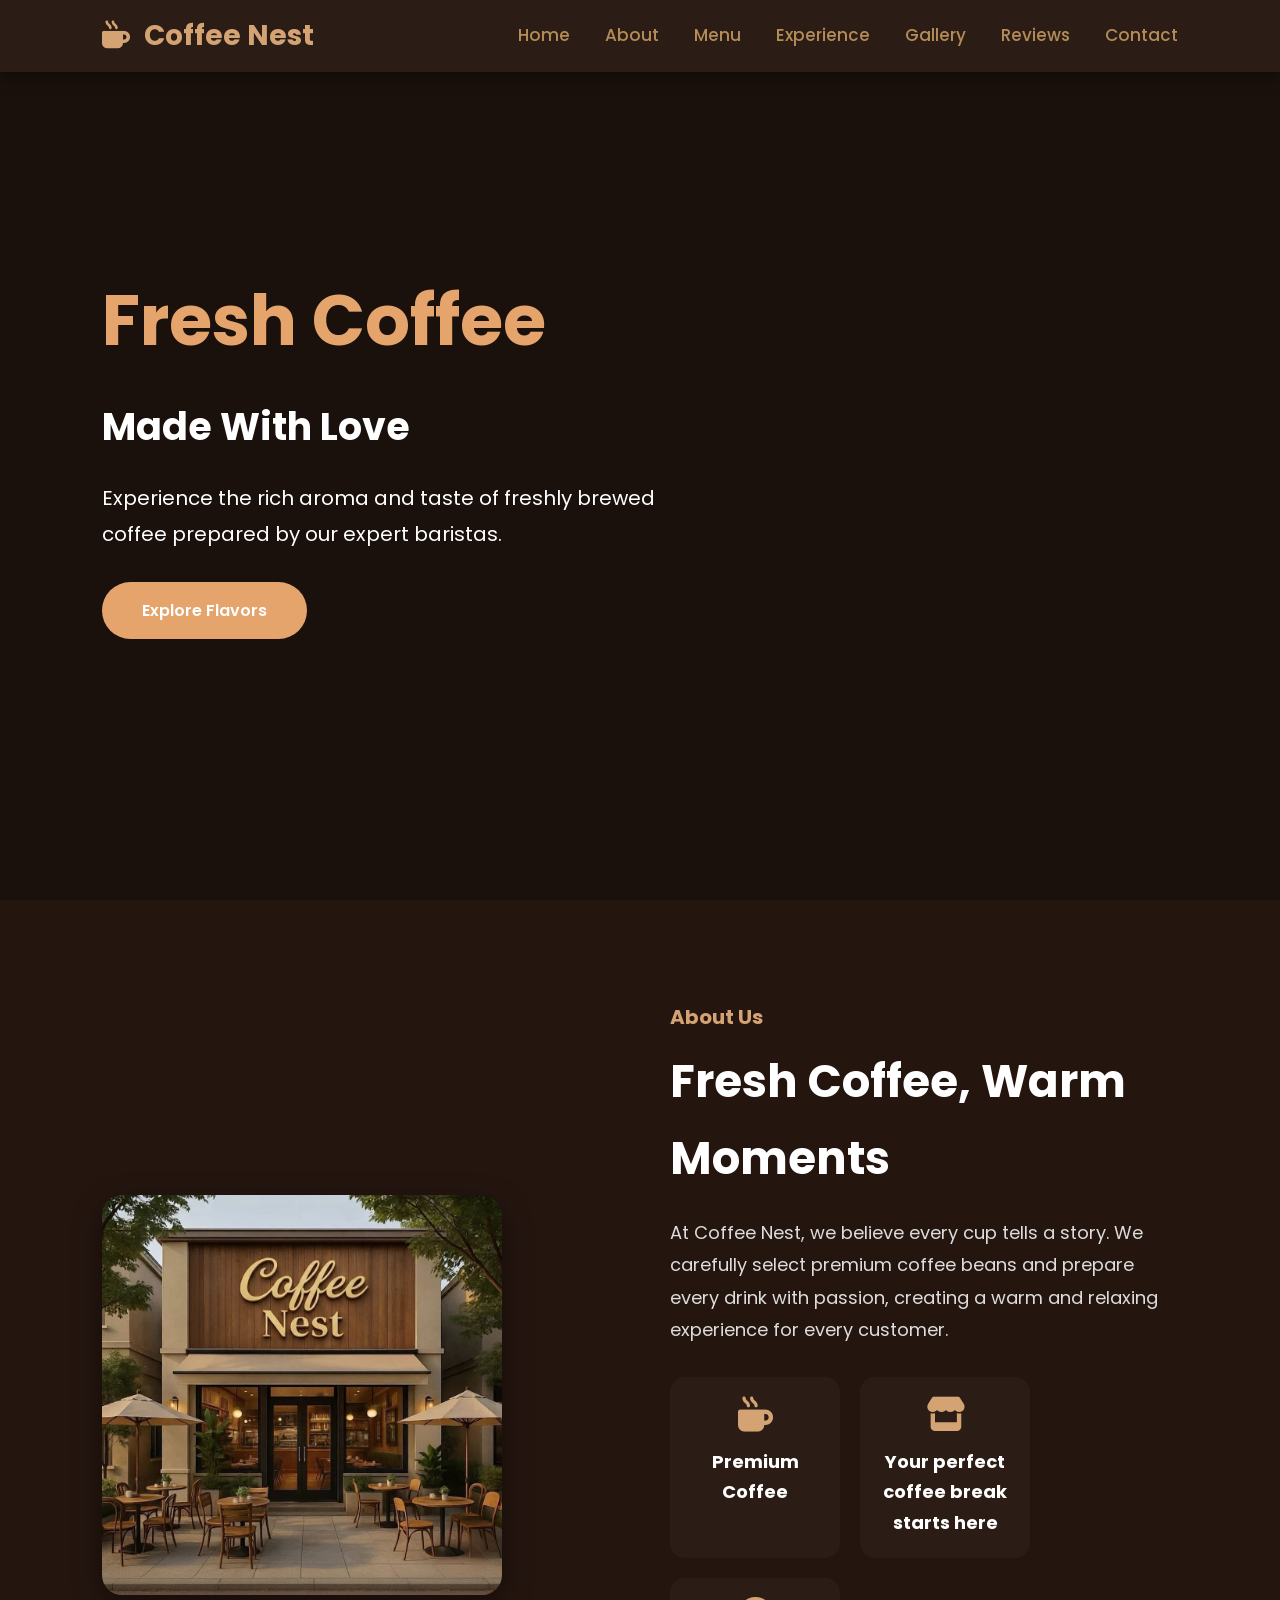
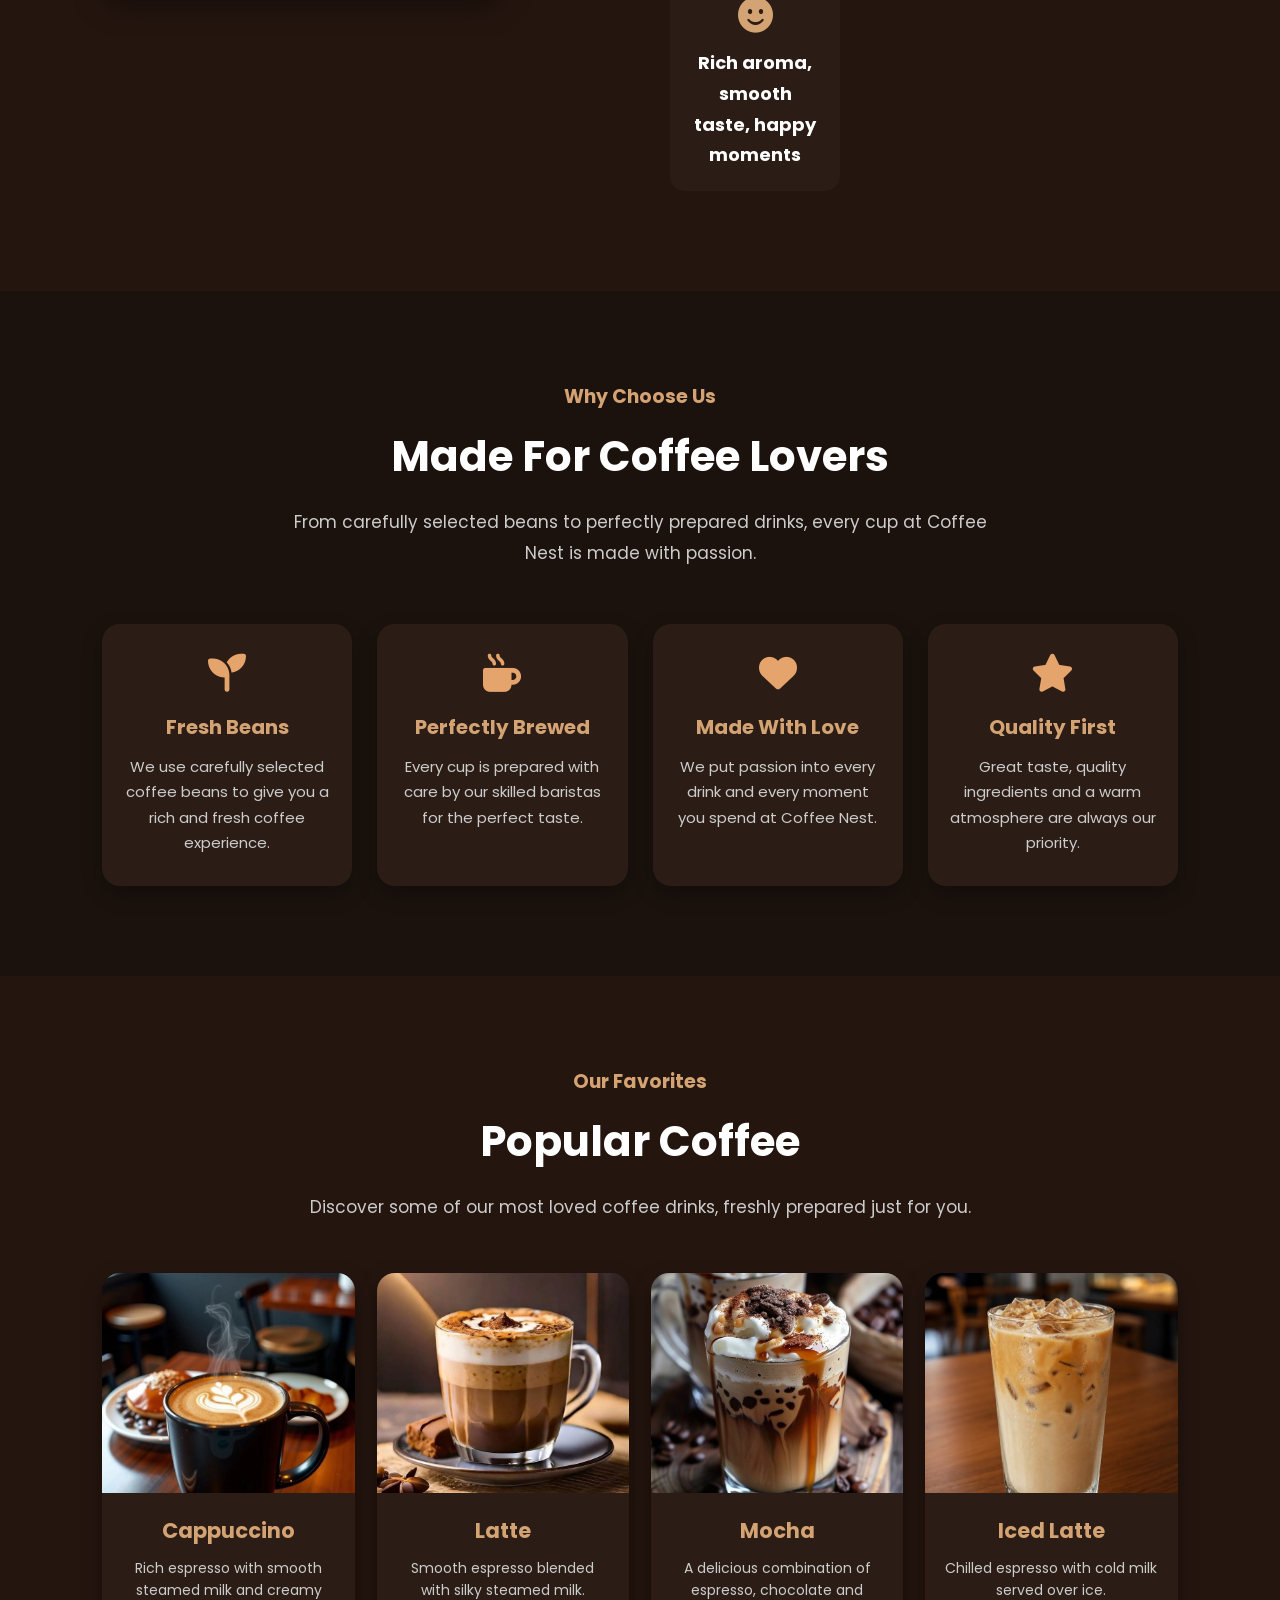
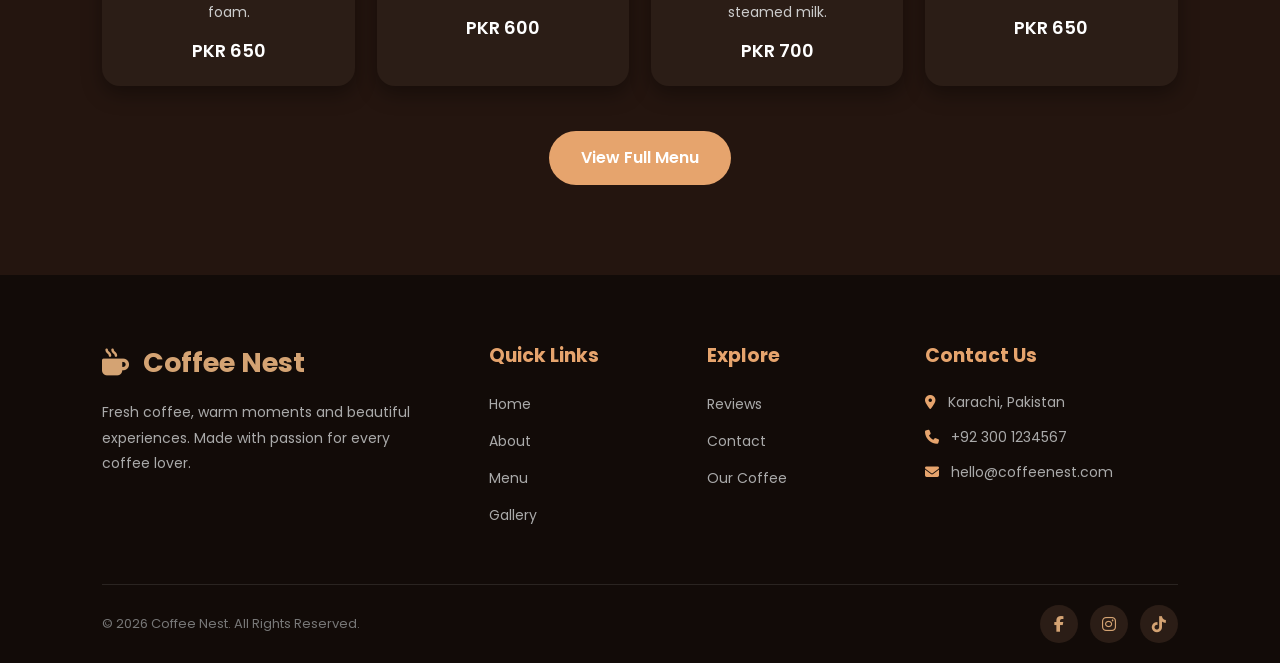
<file: index.html>
<!DOCTYPE html>
<html lang="en">

<head>

    <!-- ==========================
         Basic Website Information
    =========================== -->

    <meta charset="UTF-8">
    <meta name="viewport" content="width=device-width, initial-scale=1.0">

    <!-- ==========================
         Website Title
    =========================== -->

    <title>Coffee Nest </title>

    <!-- ==========================
         Website Icon (Optional)
    =========================== -->

    <link rel="icon" href="images/logo.png">

    <!-- ==========================
         CSS File
    =========================== -->

    <link rel="stylesheet" href="style.css">

    <!-- ==========================
         Google Font
    =========================== -->

    <link rel="preconnect" href="https://fonts.googleapis.com">
    <link rel="preconnect" href="https://fonts.gstatic.com" crossorigin>

    <link href="https://fonts.googleapis.com/css2?family=Poppins:wght@300;400;500;600;700&display=swap" rel="stylesheet">

    <!-- ==========================
         Font Awesome
    =========================== -->

    <link rel="stylesheet"
    href="https://cdnjs.cloudflare.com/ajax/libs/font-awesome/6.6.0/css/all.min.css">

</head>

<body>
     <!-- ==========================
     Navigation Bar

========================== -->

<nav>

    <div class="logo">
        <i class="fa-solid fa-mug-hot"></i>
        Coffee Nest
    </div>

    <ul>

        <li><a href="#home">Home</a></li>

        <li><a href="#about">About</a></li>

        <li><a href="menu.html">Menu</a></li>

        <li><a href="experience.html">Experience</a></li>

        <li><a href="#gallery">Gallery</a></li>

        <li><a href="#reviews">Reviews</a></li>

        <li><a href="#contact">Contact</a></li>

    </ul>

</nav>
<!-- ==========================
         Hero Section
    ========================== -->

    <section class="hero" id="home">

    <video class="bg-video" autoplay muted loop playsinline>
        <source src="videos/coffee.mp4" type="video/mp4">
    </video>

    <div class="overlay"></div>

    <div class="hero-content">

        <h1>Fresh Coffee</h1>

        <h2>Made With Love</h2>

        <p>
            Experience the rich aroma and taste of freshly brewed coffee
            prepared by our expert baristas.
        </p>

        <a href=menu.html class="btn">Explore Flavors</a>

    </div>

</section>

<!-- ==========================
     About Section
========================== -->

<section class="about" id="about">

    <div class="about-image">
        <img src="images/about.jpeg" alt="Coffee Shop">
    </div>

    <div class="about-content">

        <h4>About Us</h4>

        <h2>Fresh Coffee, Warm Moments</h2>

        <p>
            At Coffee Nest, we believe every cup tells a story. We carefully
            select premium coffee beans and prepare every drink with passion,
            creating a warm and relaxing experience for every customer.
        </p>
 <div class="about-boxes">

            <div class="box">
                <i class="fa-solid fa-mug-hot"></i>
                <h3>Premium Coffee</h3>
            </div>

            <div class="box">
                <i class="fa-solid fa-store"></i>
                <h3>Your perfect coffee break starts here</h3>
            </div>

            <div class="box">
                <i class="fa-solid fa-face-smile"></i>
                <h3>Rich aroma, smooth taste, happy moments</h3>
            </div>

        </div>

    
    </div>

</section>

<!-- ==========================
     Why Choose Us
========================== -->

<section class="why-us">

    <div class="why-us-heading">

        <h4>Why Choose Us</h4>

        <h2>Made For Coffee Lovers</h2>

        <p>
            From carefully selected beans to perfectly prepared drinks,
            every cup at Coffee Nest is made with passion.
        </p>

    </div>


    <div class="why-us-container">


        <div class="why-card">

            <i class="fa-solid fa-seedling"></i>

            <h3>Fresh Beans</h3>

            <p>
                We use carefully selected coffee beans to give you
                a rich and fresh coffee experience.
            </p>

        </div>


        <div class="why-card">

            <i class="fa-solid fa-mug-hot"></i>

            <h3>Perfectly Brewed</h3>

            <p>
                Every cup is prepared with care by our skilled
                baristas for the perfect taste.
            </p>

        </div>


        <div class="why-card">

            <i class="fa-solid fa-heart"></i>

            <h3>Made With Love</h3>

            <p>
                We put passion into every drink and every moment
                you spend at Coffee Nest.
            </p>

        </div>


        <div class="why-card">

            <i class="fa-solid fa-star"></i>

            <h3>Quality First</h3>

            <p>
                Great taste, quality ingredients and a warm atmosphere
                are always our priority.
            </p>

        </div>

    </div>

</section>

<!-- ==========================
     Featured Coffee
========================== -->

<section class="featured-coffee">

    <div class="featured-heading">

        <h4>Our Favorites</h4>

        <h2>Popular Coffee</h2>

        <p>
            Discover some of our most loved coffee drinks,
            freshly prepared just for you.
        </p>

    </div>


    <div class="featured-container">


        <div class="featured-card">

            <img src="images/cappuccino.jpeg" alt="Cappuccino">

            <div class="featured-content">

                <h3>Cappuccino</h3>

                <p>
                    Rich espresso with smooth steamed milk
                    and creamy foam.
                </p>

                <span>PKR 650</span>

            </div>

        </div>


        <div class="featured-card">

            <img src="images/latte.jpeg" alt="Latte">

            <div class="featured-content">

                <h3>Latte</h3>

                <p>
                    Smooth espresso blended with
                    silky steamed milk.
                </p>

                <span>PKR 600</span>

            </div>

        </div>


        <div class="featured-card">

            <img src="images/mocha.jpeg" alt="Mocha">

            <div class="featured-content">

                <h3>Mocha</h3>

                <p>
                    A delicious combination of espresso,
                    chocolate and steamed milk.
                </p>

                <span>PKR 700</span>

            </div>

        </div>


        <div class="featured-card">

            <img src="images/iced-latte.jpeg" alt="Iced Latte">

            <div class="featured-content">

                <h3>Iced Latte</h3>

                <p>
                    Chilled espresso with cold milk
                    served over ice.
                </p>

                <span>PKR 650</span>

            </div>

        </div>

    </div>


    <div class="featured-button">

        <a href="menu.html" class="featured-btn">
            View Full Menu
        </a>

    </div>

</section>
<!-- ==========================
     Footer
========================== -->

<footer class="footer">

    <div class="footer-container">

        <!-- Brand -->

        <div class="footer-box">

            <div class="footer-logo">
                <i class="fa-solid fa-mug-hot"></i>
                Coffee Nest
            </div>

            <p>
                Fresh coffee, warm moments and beautiful experiences.
                Made with passion for every coffee lover.
            </p>

        </div>


        <!-- Quick Links -->

        <div class="footer-box">

            <h3>Quick Links</h3>

            <ul>

                <li><a href="index.html">Home</a></li>

                <li><a href="index.html#about">About</a></li>

                <li><a href="menu.html">Menu</a></li>

                <li><a href="gallery.html">Gallery</a></li>

            </ul>

        </div>


        <!-- More -->

        <div class="footer-box">

            <h3>Explore</h3>

            <ul>

                <li><a href="reviews.html">Reviews</a></li>

                <li><a href="contact.html">Contact</a></li>

                <li><a href="menu.html">Our Coffee</a></li>

            </ul>

        </div>


        <!-- Contact -->

        <div class="footer-box">

            <h3>Contact Us</h3>

            <p>
                <i class="fa-solid fa-location-dot"></i>
                Karachi, Pakistan
            </p>

            <p>
                <i class="fa-solid fa-phone"></i>
                +92 300 1234567
            </p>

            <p>
                <i class="fa-solid fa-envelope"></i>
                hello@coffeenest.com
            </p>

        </div>

    </div>


    <!-- Bottom Footer -->

    <div class="footer-bottom">

        <p>
            © 2026 Coffee Nest. All Rights Reserved.
        </p>

        <div class="social-icons">

            <a href="#"><i class="fa-brands fa-facebook-f"></i></a>

            <a href="#"><i class="fa-brands fa-instagram"></i></a>

            <a href="#"><i class="fa-brands fa-tiktok"></i></a>

        </div>

    </div>

</footer>

<script>

const backToTop = document.getElementById("backToTop");

window.addEventListener("scroll", function(){

    if(window.scrollY > 400){
        backToTop.style.display = "flex";
    }else{
        backToTop.style.display = "none";
    }

});

backToTop.addEventListener("click", function(){

    window.scrollTo({
        top: 0,
        behavior: "smooth"
    });

});

</script>

</body>

</html>
</file>
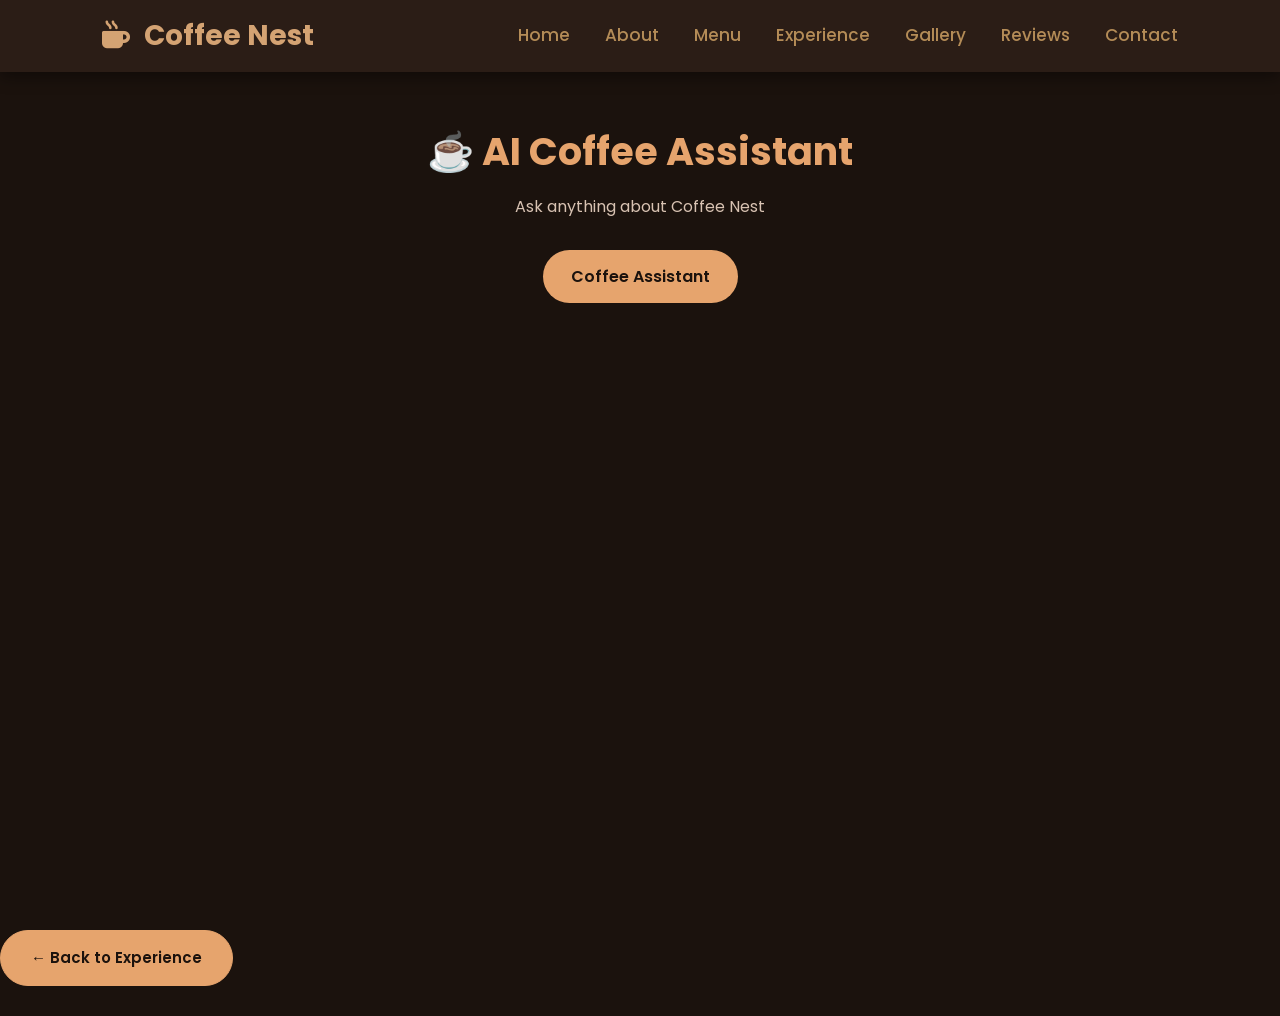
<file: coffee-assistant.html>
<!DOCTYPE html>
<html lang="en">
<head>
    <meta charset="UTF-8">
    <meta name="viewport" content="width=device-width, initial-scale=1.0">
    <title>AI Coffee Assistant | Coffee Nest</title>

    <link rel="stylesheet" href="style.css">

    <link rel="preconnect" href="https://fonts.googleapis.com">
    <link rel="preconnect" href="https://fonts.gstatic.com" crossorigin>
    <link href="https://fonts.googleapis.com/css2?family=Poppins:wght@300;400;500;600;700&display=swap" rel="stylesheet">

    <link rel="stylesheet"
          href="https://cdnjs.cloudflare.com/ajax/libs/font-awesome/6.6.0/css/all.min.css">

    <style>
        .assistant-page {
            min-height: 100vh;
            padding: 120px 20px 60px;
        }

        .assistant-title {
            text-align: center;
            margin-bottom: 30px;
        }

        .assistant-title h1 {
            color: #e6a46d;
            font-size: 38px;
            margin-bottom: 8px;
        }

        .assistant-title p {
            color: #d8c2b2;
        }

        .coffee-assistant-btn {
            display: block;
            margin: 20px auto;
            padding: 14px 28px;
            background: #e6a46d;
            color: #1b120d;
            border: none;
            border-radius: 30px;
            font-family: Poppins, sans-serif;
            font-size: 16px;
            font-weight: 600;
            cursor: pointer;
            transition: .3s;
        }

        .coffee-assistant-btn:hover {
            transform: translateY(-2px);
            box-shadow: 0 8px 20px rgba(0,0,0,.25);
        }

        .coffee-assistant {
            display: none;
            width: min(600px, 95%);
            height: 650px;
            margin: 30px auto;
            background: #2b1d16;
            border: 1px solid #6f4e37;
            border-radius: 22px;
            overflow: hidden;
            box-shadow: 0 15px 40px rgba(0,0,0,.4);
        }

        .assistant-header {
            display: flex;
            justify-content: space-between;
            align-items: center;
            padding: 18px 20px;
            background: #1b120d;
            border-bottom: 1px solid #6f4e37;
        }

        .assistant-header strong {
            display: block;
            color: #e6a46d;
            font-size: 17px;
        }

        .assistant-header small {
            color: #b9a294;
        }

        #closeAssistant {
            width: 35px;
            height: 35px;
            border: 1px solid #6f4e37;
            border-radius: 50%;
            background: transparent;
            color: #e6a46d;
            font-size: 24px;
            cursor: pointer;
        }

        .assistant-messages {
            height: calc(100% - 135px);
            padding: 20px;
            overflow-y: auto;
        }

        .assistant-message {
            max-width: 90%;
            padding: 13px 16px;
            margin-bottom: 15px;
            border-radius: 16px;
            line-height: 1.6;
            font-size: 14px;
        }

        .assistant-message.bot {
            background: #1b120d;
            color: #f1dfd2;
            border: 1px solid #6f4e37;
        }

        .assistant-message.user {
            margin-left: auto;
            background: #e6a46d;
            color: #1b120d;
        }

        .quick-questions {
            display: grid;
            grid-template-columns: 1fr 1fr;
            gap: 10px;
            margin-top: 18px;
        }

        .quick-questions button {
            padding: 11px;
            background: transparent;
            color: #e6a46d;
            border: 1px solid #6f4e37;
            border-radius: 20px;
            cursor: pointer;
            font-family: Poppins, sans-serif;
            font-size: 12px;
        }

        .quick-questions button:hover {
            background: #e6a46d;
            color: #1b120d;
        }

        .assistant-input {
            height: 75px;
            display: flex;
            gap: 10px;
            align-items: center;
            padding: 12px 15px;
            background: #1b120d;
            border-top: 1px solid #6f4e37;
        }

        .assistant-input input {
            flex: 1;
            min-width: 0;
            padding: 13px 17px;
            background: #2b1d16;
            color: white;
            border: 1px solid #6f4e37;
            border-radius: 25px;
            outline: none;
            font-family: Poppins, sans-serif;
        }

        .assistant-input input::placeholder {
            color: #a99588;
        }

        .assistant-input button {
            width: 48px;
            height: 48px;
            border: none;
            border-radius: 50%;
            background: #e6a46d;
            color: #1b120d;
            cursor: pointer;
            font-size: 18px;
        }

        .assistant-result {
            margin-top: 12px;
        }

        .answer-title {
            color: #e6a46d;
            font-size: 16px;
            margin-bottom: 12px;
        }

        .coffee-card {
            background: #2b1d16;
            border: 1px solid #6f4e37;
            border-radius: 15px;
            padding: 13px;
            margin-top: 10px;
        }

        .coffee-card h3 {
            color: #e6a46d;
            margin: 0 0 5px;
            font-size: 16px;
        }

        .coffee-card p {
            color: #d8c2b2;
            margin: 5px 0;
            font-size: 13px;
        }

        .coffee-card strong {
            color: #e6a46d;
        }

        @media (max-width: 600px) {
            .assistant-page {
                padding-top: 100px;
            }

            .assistant-title h1 {
                font-size: 30px;
            }

            .coffee-assistant {
                height: 600px;
            }

            .quick-questions {
                grid-template-columns: 1fr;
            }
        }
    </style>
</head>

<body>

    <!-- Navbar -->
    <nav>
        <div class="logo">
            <i class="fa-solid fa-mug-hot"></i>
            Coffee Nest
        </div>

        <ul>
            <li><a href="index.html">Home</a></li>
            <li><a href="index.html#about">About</a></li>
            <li><a href="menu.html">Menu</a></li>
            <li><a href="experience.html">Experience</a></li>
            <li><a href="gallery.html">Gallery</a></li>
            <li><a href="reviews.html">Reviews</a></li>
            <li><a href="contact.html">Contact</a></li>
        </ul>
    </nav>

    <main class="assistant-page">

        <div class="assistant-title">
            <h1>☕ AI Coffee Assistant</h1>
            <p>Ask anything about Coffee Nest</p>
        </div>

        <!-- ==========================
             AI COFFEE ASSISTANT
        =========================== -->

        <button id="coffeeAssistantBtn" class="coffee-assistant-btn">
            Coffee Assistant
        </button>

        <div id="coffeeAssistant" class="coffee-assistant">

            <div class="assistant-header">
                <div>
                    <strong>☕ Coffee Nest Assistant</strong>
                    <small>AI Coffee Guide</small>
                </div>

                <button id="closeAssistant">×</button>
            </div>

            <div id="assistantMessages" class="assistant-messages">

                <div class="assistant-message bot">
                    👋 Hi! I'm your Coffee Nest Assistant.
                    <br><br>
                    Tell me what kind of coffee you want and I'll recommend one for you! 
                </div>

                <div class="quick-questions">
                    <button data-question="Mujhe sweet cold coffee chahiye">
                         Sweet Cold Coffee
                    </button>

                    <button data-question="Mujhe strong coffee chahiye">
                         Strong Coffee
                    </button>

                    <button data-question="Mujhe chocolate coffee chahiye">
                        Chocolate Coffee
                    </button>

                    <button data-question="PKR 800 ke andar coffee batao">
                         Under PKR 800
                    </button>
                </div>

            </div>

            <div class="assistant-input">
                <input
                    type="text"
                    id="assistantInput"
                    placeholder="Ask about coffee..."
                    autocomplete="off"
                >

                <button id="assistantSend" aria-label="Send">
                    ➤
                </button>
            </div>

        </div>

    </main>

    <script>

        /* =========================================
           COFFEE NEST MENU
        ========================================= */

        const coffees = [
            {
                name: "Espresso",
                type: "Hot",
                price: 450,
                description: "Rich, bold and intense coffee.",
                tags: ["strong", "bold", "classic"]
            },
            {
                name: "Americano",
                type: "Hot",
                price: 500,
                description: "Espresso blended with hot water.",
                tags: ["strong", "classic"]
            },
            {
                name: "Cappuccino",
                type: "Hot",
                price: 650,
                description: "Espresso with steamed milk foam.",
                tags: ["creamy", "smooth", "classic"]
            },
            {
                name: "Latte",
                type: "Hot",
                price: 700,
                description: "Smooth coffee with creamy milk.",
                tags: ["creamy", "smooth", "mild"]
            },
            {
                name: "Flat White",
                type: "Hot",
                price: 700,
                description: "Velvety smooth espresso coffee.",
                tags: ["smooth", "classic"]
            },
            {
                name: "Mocha",
                type: "Hot",
                price: 750,
                description: "Coffee blended with chocolate.",
                tags: ["chocolate", "sweet"]
            },
            {
                name: "Macchiato",
                type: "Hot",
                price: 650,
                description: "Espresso topped with milk foam.",
                tags: ["strong", "creamy"]
            },
            {
                name: "Affogato",
                type: "Hot",
                price: 800,
                description: "Espresso over vanilla ice cream.",
                tags: ["vanilla", "sweet", "ice cream"]
            },
            {
                name: "Iced Latte",
                type: "Cold",
                price: 750,
                description: "Chilled espresso with creamy milk and ice.",
                tags: ["cold", "creamy", "smooth"]
            },
            {
                name: "Iced Americano",
                type: "Cold",
                price: 650,
                description: "Refreshing espresso served over ice.",
                tags: ["cold", "strong", "classic"]
            },
            {
                name: "Caramel Velvet Frappe",
                type: "Cold",
                price: 800,
                description: "Coffee blend with caramel and chocolate.",
                tags: ["cold", "caramel", "chocolate", "sweet"]
            },
            {
                name: "Iced Mocha",
                type: "Cold",
                price: 850,
                description: "Cold coffee blended with rich chocolate.",
                tags: ["cold", "chocolate", "sweet"]
            },
            {
                name: "Caramel Frappé",
                type: "Cold",
                price: 900,
                description: "Refreshing caramel coffee with whipped cream.",
                tags: ["cold", "caramel", "creamy", "sweet"]
            },
            {
                name: "Vanilla Frappé",
                type: "Cold",
                price: 900,
                description: "Sweet vanilla coffee blended with ice.",
                tags: ["cold", "vanilla", "sweet"]
            },
            {
                name: "Oreo Coffee Frappé",
                type: "Cold",
                price: 950,
                description: "Blended coffee with oreo cookies.",
                tags: ["cold", "oreo", "sweet"]
            },
            {
                name: "Honey Coconut Frappé",
                type: "Cold",
                price: 1000,
                description: "Creamy honey coconut blended with ice.",
                tags: ["cold", "coconut", "honey", "creamy", "sweet"]
            }
        ];


        /* =========================================
           ELEMENTS
        ========================================= */

        const assistantBtn = document.getElementById("coffeeAssistantBtn");
        const assistantBox = document.getElementById("coffeeAssistant");
        const closeAssistant = document.getElementById("closeAssistant");
        const messages = document.getElementById("assistantMessages");
        const input = document.getElementById("assistantInput");
        const sendBtn = document.getElementById("assistantSend");


        /* =========================================
           OPEN / CLOSE
        ========================================= */

        assistantBtn.addEventListener("click", () => {
            assistantBox.style.display = "block";
            assistantBtn.style.display = "none";
            input.focus();
        });

        closeAssistant.addEventListener("click", () => {
            assistantBox.style.display = "none";
            assistantBtn.style.display = "block";
        });


        /* =========================================
           ADD MESSAGE
        ========================================= */

        function addMessage(text, sender = "bot") {
            const message = document.createElement("div");
            message.className = "assistant-message " + sender;
            message.innerHTML = text;

            messages.appendChild(message);
            messages.scrollTop = messages.scrollHeight;
        }


        /* =========================================
           COFFEE CARDS
        ========================================= */

        function createCoffeeCards(list) {

            if (list.length === 0) {
                return `
                    <div class="coffee-card">
                        Sorry, no matching coffee was found in the
                        Coffee Nest menu. ☕
                    </div>
                `;
            }

            return `
                <div class="assistant-result">
                    ${list.map(coffee => `
                        <div class="coffee-card">
                            <h3>☕ ${coffee.name}</h3>
                            <p>${coffee.description}</p>
                            <strong>PKR ${coffee.price}</strong>
                            <p>${coffee.type} Coffee</p>
                        </div>
                    `).join("")}
                </div>
            `;
        }


        /* =========================================
           FIND COFFEE
        ========================================= */

        function findCoffee(question) {
            return coffees.find(coffee =>
                question.includes(coffee.name.toLowerCase())
            );
        }


        /* =========================================
           ANSWER QUESTIONS
        ========================================= */

        function answerQuestion(rawQuestion) {

            const question = rawQuestion.toLowerCase().trim();

            if (!question) {
                addMessage("Please ask me something about coffee ☕");
                return;
            }

            let result = [];
            let title = "";

            /* ALL COFFEES / MENU */

            if (
                question.includes("all coffee") ||
                question.includes("all coffees") ||
                question.includes("what coffees") ||
                question.includes("what coffee do you have") ||
                question.includes("coffee menu") ||
                question === "menu" ||
                question.includes("show menu") ||
                question.includes("complete menu")
            ) {
                result = coffees;
                title = "☕ Here is our complete Coffee Nest menu:";
            }

            /* CHEAPEST */

            else if (
                question.includes("cheapest") ||
                question.includes("lowest price") ||
                question.includes("least expensive")
            ) {
                const cheapest = coffees.reduce((a, b) =>
                    a.price < b.price ? a : b
                );

                result = [cheapest];
                title = "💰 Our cheapest coffee is:";
            }

            /* MOST EXPENSIVE */

            else if (
                question.includes("most expensive") ||
                question.includes("highest price") ||
                question.includes("costly") ||
                question.includes("most costly")
            ) {
                const expensive = coffees.reduce((a, b) =>
                    a.price > b.price ? a : b
                );

                result = [expensive];
                title = "💸 Our most expensive coffee is:";
            }

            /* PRICE LIMIT */

            else if (
                question.includes("under") ||
                question.includes("below") ||
                question.includes("less than") ||
                question.includes("within") ||
                question.includes("ke andar")
            ) {

                const numbers = question.match(/\d[\d,]*/g);

                if (numbers) {
                    const limit = parseInt(
                        numbers[0].replace(/,/g, ""),
                        10
                    );

                    result = coffees.filter(
                        coffee => coffee.price <= limit
                    );

                    title = ` Coffees up to PKR ${limit}:`;
                } else {
                    addMessage("Please tell me the price limit, for example: <strong>coffee under PKR 800</strong>.");
                    return;
                }
            }

            /* HOT */

            else if (
                question.includes("hot coffee") ||
                question.includes("hot coffees") ||
                question.includes("which coffee is hot") ||
                question.includes("which coffees are hot")
            ) {
                result = coffees.filter(
                    coffee => coffee.type === "Hot"
                );

                title = "🔥 Our hot coffees:";
            }

            /* COLD */

            else if (
                question.includes("cold coffee") ||
                question.includes("cold coffees") ||
                question.includes("iced coffee") ||
                question.includes("iced coffees") ||
                question.includes("which coffees are cold")
            ) {
                result = coffees.filter(
                    coffee => coffee.type === "Cold"
                );

                title = " Our cold coffees:";
            }

            /* CHOCOLATE */

            else if (question.includes("chocolate")) {
                result = coffees.filter(
                    coffee => coffee.tags.includes("chocolate")
                );

                title = " Chocolate coffees:";
            }

            /* CARAMEL */

            else if (question.includes("caramel")) {
                result = coffees.filter(
                    coffee => coffee.tags.includes("caramel")
                );

                title = " Caramel coffees:";
            }

            /* CREAMY / SMOOTH */

            else if (
                question.includes("creamy") ||
                question.includes("smooth")
            ) {
                result = coffees.filter(
                    coffee =>
                        coffee.tags.includes("creamy") ||
                        coffee.tags.includes("smooth")
                );

                title = "🥛 Creamy & smooth coffees:";
            }

            /* STRONG */

            else if (
                question.includes("strong") ||
                question.includes("bold") ||
                question.includes("powerful")
            ) {
                result = coffees.filter(
                    coffee =>
                        coffee.tags.includes("strong") ||
                        coffee.tags.includes("bold")
                );

                title = "⚡ Strong coffee choices:";
            }

            /* SWEET */

            else if (
                question.includes("sweet") ||
                question.includes("dessert coffee")
            ) {
                result = coffees.filter(
                    coffee => coffee.tags.includes("sweet")
                );

                title = " Sweet coffee choices:";
            }

            /* OREO */

            else if (question.includes("oreo")) {
                result = coffees.filter(
                    coffee => coffee.tags.includes("oreo")
                );

                title = " Oreo coffee:";
            }

            /* COCONUT */

            else if (question.includes("coconut")) {
                result = coffees.filter(
                    coffee => coffee.tags.includes("coconut")
                );

                title = " Coconut coffee:";
            }

            /* ICE CREAM */

            else if (
                question.includes("ice cream") ||
                question.includes("icecream")
            ) {
                result = coffees.filter(
                    coffee => coffee.tags.includes("ice cream")
                );

                title = " Coffee served with ice cream:";
            }

            /* VANILLA */

            else if (question.includes("vanilla")) {
                result = coffees.filter(
                    coffee => coffee.tags.includes("vanilla")
                );

                title = " Vanilla coffee:";
            }

            /* DIFFERENCE */

            else if (
                question.includes("difference") &&
                question.includes("latte") &&
                question.includes("cappuccino")
            ) {
                addMessage(`
                    <strong>☕ Latte vs Cappuccino</strong><br><br>

                    <strong>Latte:</strong>
                    Smooth coffee with creamy milk.
                    Price: PKR 700.<br><br>

                    <strong>Cappuccino:</strong>
                    Espresso with steamed milk foam.
                    Price: PKR 650.
                `);

                return;
            }

            /* PRICE QUESTION */

            else if (
                question.includes("price") ||
                question.includes("cost") ||
                question.includes("how much") ||
                question.includes("kitne ka") ||
                question.includes("kitni price")
            ) {

                const matchedCoffee = findCoffee(question);

                if (matchedCoffee) {
                    addMessage(`
                        <strong> ${matchedCoffee.name}</strong><br><br>
                        ${matchedCoffee.description}<br><br>
                        <strong>Price:</strong>
                        PKR ${matchedCoffee.price}
                    `);

                    return;
                }

                result = coffees;
                title = "Coffee Nest prices:";
            }

            /* SPECIFIC COFFEE */

            else {

                const matchedCoffee = findCoffee(question);

                if (matchedCoffee) {

                    addMessage(`
                        <strong>☕ ${matchedCoffee.name}</strong><br><br>

                        ${matchedCoffee.description}<br><br>

                        <strong>Price:</strong>
                        PKR ${matchedCoffee.price}<br>

                        <strong>Type:</strong>
                        ${matchedCoffee.type} coffee
                    `);

                    return;
                }

                addMessage(`
                    I can help you with Coffee Nest coffee. ☕<br><br>

                    You can ask me about:<br>
                    • All coffees and prices<br>
                    • Cheapest or most expensive coffee<br>
                    • Hot or cold coffees<br>
                    • Chocolate, caramel, vanilla<br>
                    • Creamy or smooth coffees<br>
                    • Strong or sweet coffee<br>
                    • Oreo, coconut or ice cream<br>
                    • Price of any coffee
                `);

                return;
            }

            addMessage(`
                <div class="answer-title">${title}</div>
                ${createCoffeeCards(result)}
            `);
        }


        /* =========================================
           SEND MESSAGE
        ========================================= */

        function sendMessage() {

            const question = input.value.trim();

            if (!question) {
                input.focus();
                return;
            }

            addMessage(question, "user");

            input.value = "";

            setTimeout(() => {
                answerQuestion(question);
            }, 250);
        }


        /* =========================================
           SEND BUTTON
        ========================================= */

        sendBtn.addEventListener(
            "click",
            sendMessage
        );


        /* =========================================
           ENTER KEY
        ========================================= */

        input.addEventListener(
            "keydown",
            function(event) {

                if (event.key === "Enter") {
                    sendMessage();
                }

            }
        );


        /* =========================================
           QUICK QUESTIONS
        ========================================= */

        document
            .querySelectorAll(".quick-questions button")
            .forEach(button => {

                button.addEventListener(
                    "click",
                    function() {

                        const question =
                            this.dataset.question;

                        addMessage(
                            question,
                            "user"
                        );

                        setTimeout(() => {
                            answerQuestion(question);
                        }, 250);

                    }
                );

            });

    </script>
<a href="experience.html" class="back-to-experience">
    ← Back to Experience
</a>
</body>
</html>
</file>
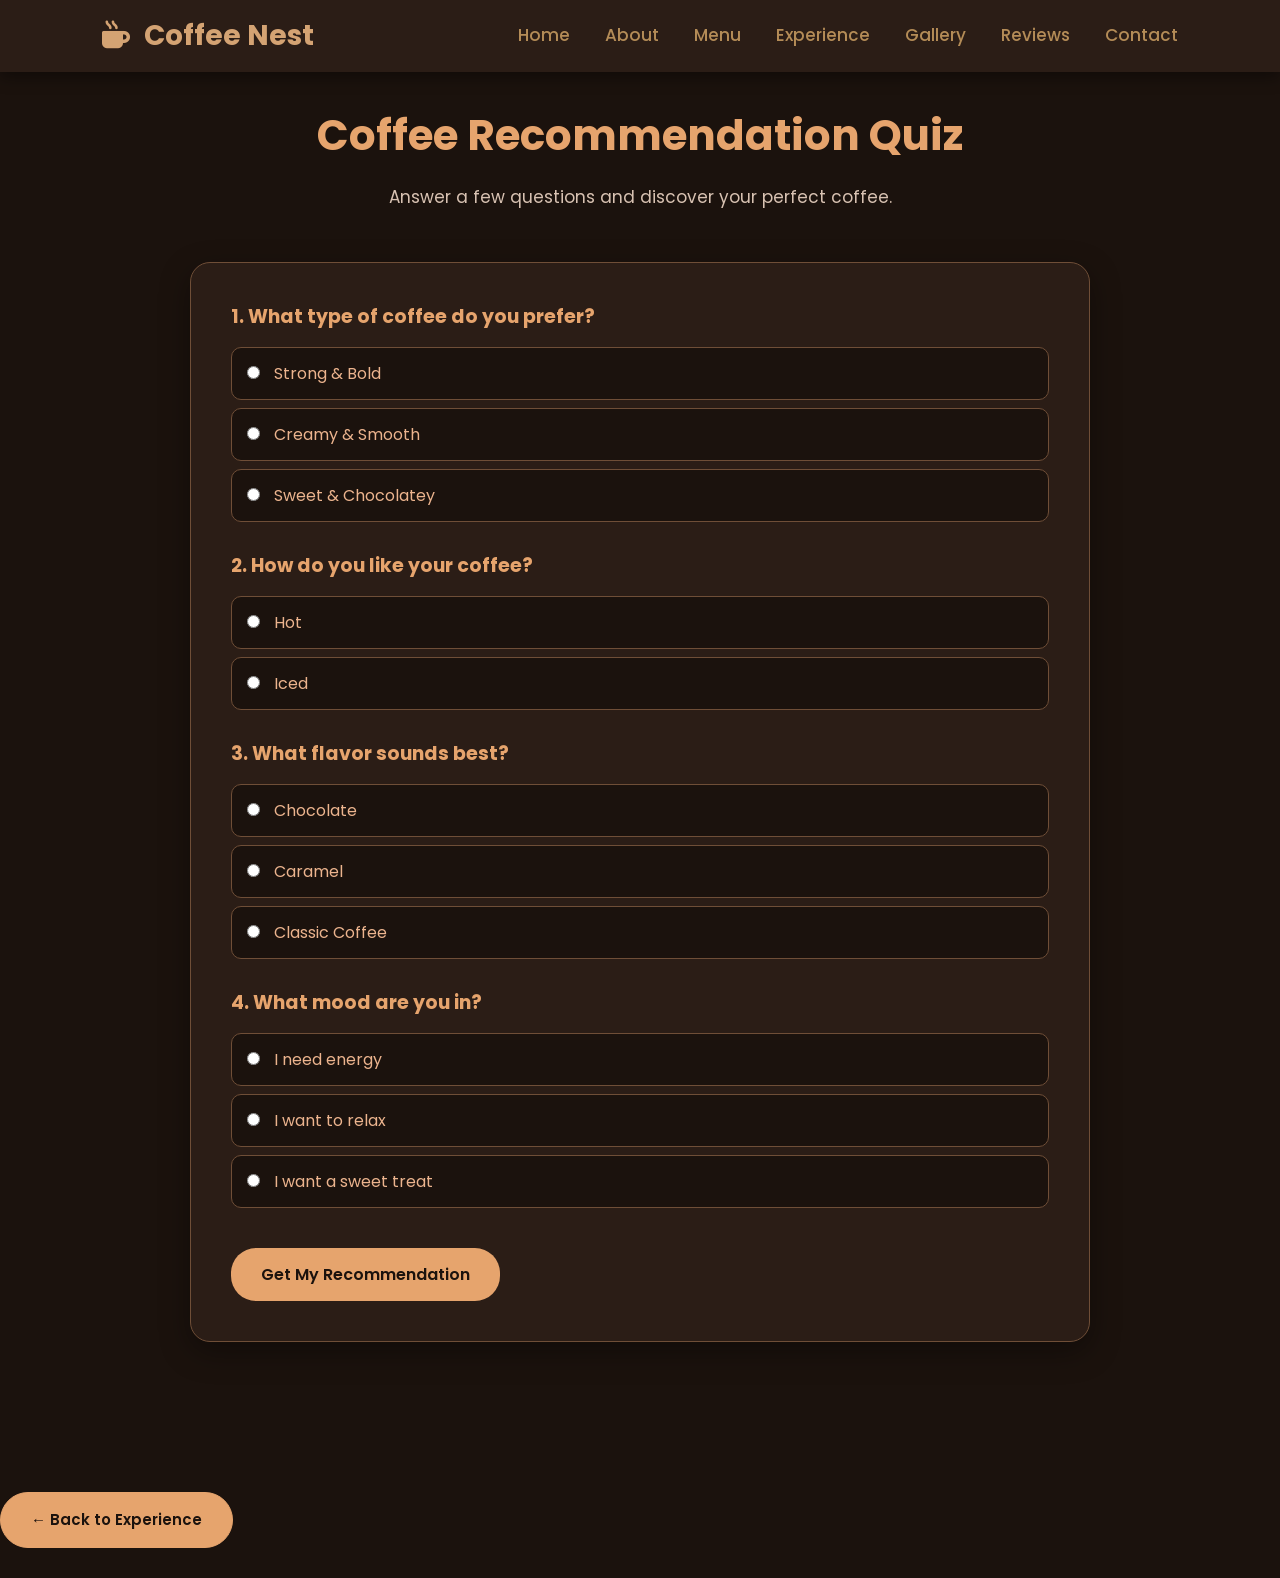
<file: coffee-quiz.html>
<!DOCTYPE html>
<html lang="en">

<head>
    <meta charset="UTF-8">
    <meta name="viewport" content="width=device-width, initial-scale=1.0">

    <title>Coffee Recommendation Quiz | Coffee Nest</title>

    <link rel="stylesheet" href="style.css">

    <link rel="preconnect" href="https://fonts.googleapis.com">
    <link rel="preconnect" href="https://fonts.gstatic.com" crossorigin>

    <link href="https://fonts.googleapis.com/css2?family=Poppins:wght@300;400;500;600;700&display=swap"
        rel="stylesheet">

    <link rel="stylesheet"
        href="https://cdnjs.cloudflare.com/ajax/libs/font-awesome/6.6.0/css/all.min.css">
</head>

<body>

    <!-- Navbar -->
    <nav>
        <div class="logo">
            <i class="fa-solid fa-mug-hot"></i>
            Coffee Nest
        </div>

        <ul>
            <li><a href="index.html">Home</a></li>
            <li><a href="index.html#about">About</a></li>
            <li><a href="menu.html">Menu</a></li>
            <li><a href="experience.html">Experience</a></li>
            <li><a href="gallery.html">Gallery</a></li>
            <li><a href="reviews.html">Reviews</a></li>
            <li><a href="contact.html">Contact</a></li>
        </ul>
    </nav>


    <section class="experience-page">

        <div class="experience-header">
            <h1>Coffee Recommendation Quiz</h1>
            <p>Answer a few questions and discover your perfect coffee.</p>
        </div>


        <div class="coffee-quiz-box">

            <!-- Question 1 -->
            <div class="quiz-question">
                <h3>1. What type of coffee do you prefer?</h3>

                <label>
                    <input type="radio" name="coffeeType" value="strong">
                    Strong & Bold
                </label>

                <label>
                    <input type="radio" name="coffeeType" value="creamy">
                    Creamy & Smooth
                </label>

                <label>
                    <input type="radio" name="coffeeType" value="sweet">
                    Sweet & Chocolatey
                </label>
            </div>


            <!-- Question 2 -->
            <div class="quiz-question">
                <h3>2. How do you like your coffee?</h3>

                <label>
                    <input type="radio" name="temperature" value="hot">
                    Hot
                </label>

                <label>
                    <input type="radio" name="temperature" value="cold">
                    Iced
                </label>
            </div>


            <!-- Question 3 -->
            <div class="quiz-question">
                <h3>3. What flavor sounds best?</h3>

                <label>
                    <input type="radio" name="flavor" value="chocolate">
                    Chocolate
                </label>

                <label>
                    <input type="radio" name="flavor" value="caramel">
                    Caramel
                </label>

                <label>
                    <input type="radio" name="flavor" value="classic">
                    Classic Coffee
                </label>
            </div>


            <!-- Question 4 -->
            <div class="quiz-question">
                <h3>4. What mood are you in?</h3>

                <label>
                    <input type="radio" name="mood" value="energy">
                    I need energy
                </label>

                <label>
                    <input type="radio" name="mood" value="relax">
                    I want to relax
                </label>

                <label>
                    <input type="radio" name="mood" value="treat">
                    I want a sweet treat
                </label>
            </div>


            <!-- Recommendation Button -->
            <button id="getRecommendation" class="experience-card-btn">
                Get My Recommendation 
            </button>


            <!-- Recommendation Result -->
            <div id="quizResult" class="coffee-result"></div>

        </div>


        <div style="text-align:center; margin-top:40px;">
            
        </div>

    </section>


    <script>

        const recommendationBtn =
            document.getElementById("getRecommendation");

        const quizResult =
            document.getElementById("quizResult");


        /* Existing coffees from Menu */

        const coffees = {

            Espresso: {
                image: "images/espresso.jpeg",
                description: "Rich, bold and intense coffee.",
                price: "PKR 450"
            },

            Cappuccino: {
                image: "images/cappuccino.jpeg",
                description: "Espresso with steamed milk foam.",
                price: "PKR 650"
            },

            Latte: {
                image: "images/latte.jpeg",
                description: "Smooth coffee with creamy milk.",
                price: "PKR 700"
            },

            Mocha: {
                image: "images/mocha.jpeg",
                description: "Coffee blended with chocolate.",
                price: "PKR 750"
            },

            "Iced Latte": {
                image: "images/iced-latte.jpeg",
                description: "Chilled espresso with creamy milk and ice.",
                price: "PKR 750"
            },

            "Caramel Frappé": {
                image: "images/caramel-frappe.jpeg",
                description: "Refreshing caramel coffee with whipped cream.",
                price: "PKR 900"
            },

            Americano: {
                image: "images/americano.jpeg",
                description: "Espresso blended with hot water.",
                price: "PKR 500"
            },

            "Flat White": {
                image: "images/flat white.jpeg",
                description: "Velvety smooth espresso coffee.",
                price: "PKR 700"
            }

        };


        recommendationBtn.addEventListener("click", function () {

            const coffeeType =
                document.querySelector(
                    'input[name="coffeeType"]:checked'
                );

            const temperature =
                document.querySelector(
                    'input[name="temperature"]:checked'
                );

            const flavor =
                document.querySelector(
                    'input[name="flavor"]:checked'
                );

            const mood =
                document.querySelector(
                    'input[name="mood"]:checked'
                );


            /* Check all answers */

            if (!coffeeType || !temperature || !flavor || !mood) {

                quizResult.innerHTML = `
                    <h2> Almost There!</h2>
                    <p>Please answer all questions to get your recommendation.</p>
                `;

                quizResult.style.display = "block";

                return;
            }


            let recommendation = "Cappuccino";

            let message =
                "A smooth and creamy choice for you!";


            /* Recommendation Logic */

            if (
                coffeeType.value === "strong" &&
                mood.value === "energy"
            ) {

                recommendation = "Espresso";

                message =
                    "Strong, bold and perfect when you need an energy boost!";
            }


            else if (
                temperature.value === "cold" &&
                flavor.value === "caramel"
            ) {

                recommendation = "Caramel Frappé";

                message =
                    "Refreshing, creamy and caramel flavored — perfect for you!";
            }


            else if (
                temperature.value === "cold"
            ) {

                recommendation = "Iced Latte";

                message =
                    "Cool, smooth and refreshing — perfect for you!";
            }


            else if (
                coffeeType.value === "sweet" ||
                flavor.value === "chocolate" ||
                mood.value === "treat"
            ) {

                recommendation = "Mocha";

                message =
                    "Sweet, chocolatey and delicious — your perfect treat!";
            }


            else if (
                flavor.value === "caramel"
            ) {

                recommendation = "Caramel Frappé";

                message =
                    "Smooth, creamy and deliciously caramel flavored!";
            }


            else if (
                coffeeType.value === "strong"
            ) {

                recommendation = "Americano";

                message =
                    "Bold and classic — a great coffee choice for you!";
            }


            else if (
                coffeeType.value === "creamy"
            ) {

                recommendation = "Cappuccino";

                message =
                    "Creamy, smooth and perfectly balanced!";
            }


            /* Get selected coffee */

            const coffee = coffees[recommendation];


            /* Show complete menu-style card */

            quizResult.innerHTML = `

                <h2>☕ Your Perfect Match</h2>

                <p class="recommendation-message">
                    ${message}
                </p>

                <div class="menu-card recommendation-card">

                    <img
                        src="${coffee.image}"
                        alt="${recommendation}"
                    >

                    <h3>${recommendation}</h3>

                    <p>${coffee.description}</p>

                    <span>${coffee.price}</span>

                </div>

            `;


            quizResult.style.display = "block";


            /* Smooth scroll to result */

            quizResult.scrollIntoView({
                behavior: "smooth",
                block: "center"
            });

        });

    </script>
<a href="experience.html" class="back-to-experience">
    ← Back to Experience
</a>
</body>

</html>
</file>
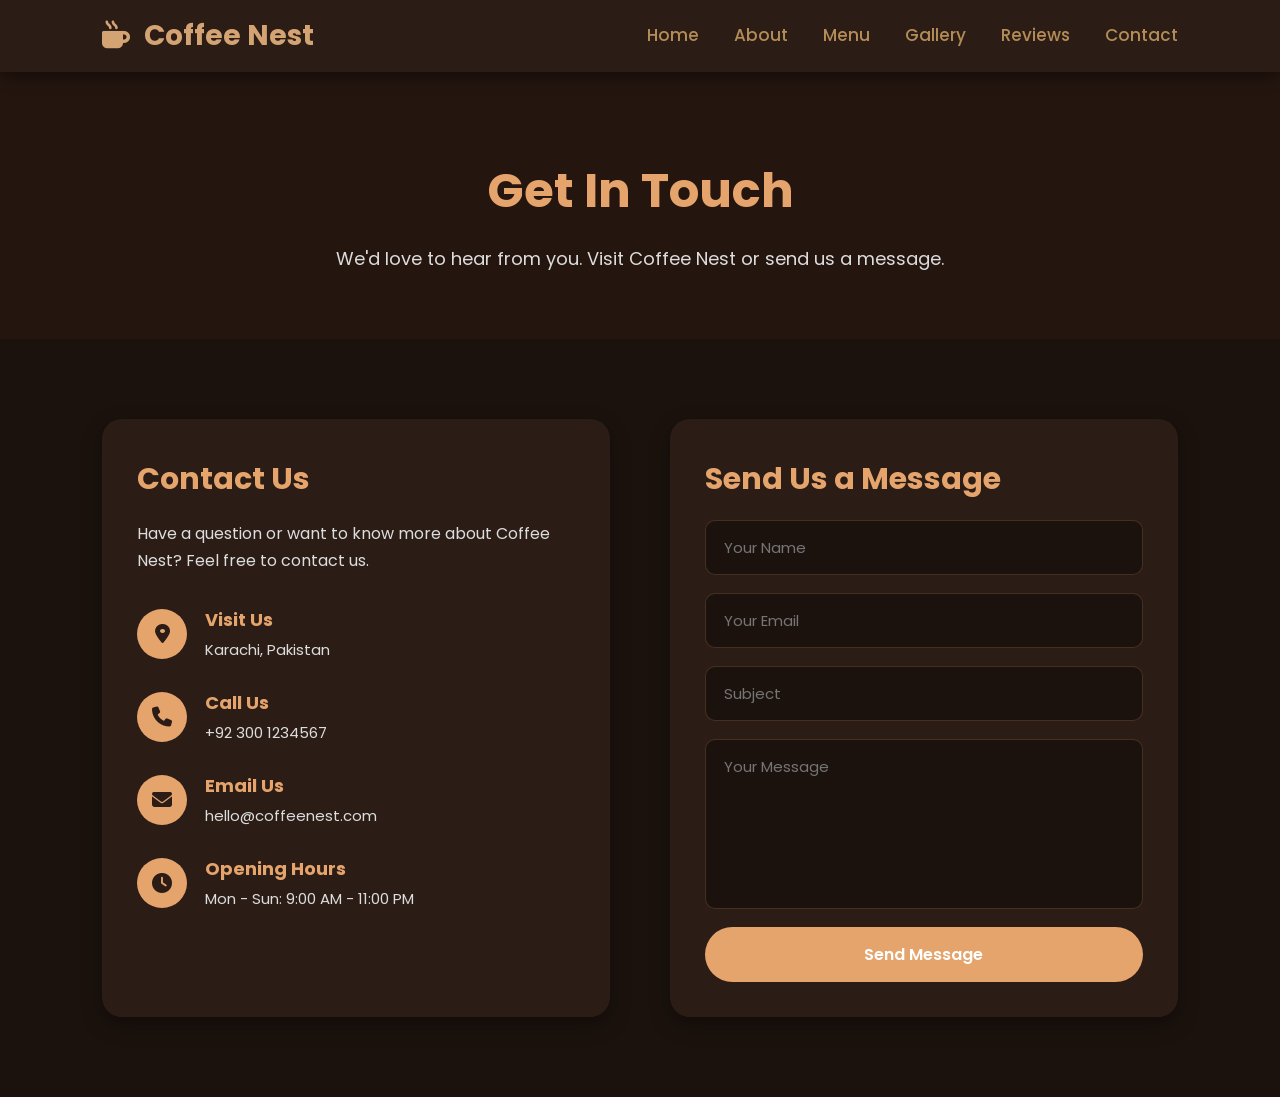
<file: contact.html>
<!DOCTYPE html>
<html lang="en">

<head>

    <meta charset="UTF-8">
    <meta name="viewport" content="width=device-width, initial-scale=1.0">

    <title>Contact | Coffee Nest</title>

    <link rel="stylesheet" href="style.css">

    <link rel="preconnect" href="https://fonts.googleapis.com">
    <link rel="preconnect" href="https://fonts.gstatic.com" crossorigin>

    <link href="https://fonts.googleapis.com/css2?family=Poppins:wght@300;400;500;600;700&display=swap" rel="stylesheet">

    <link rel="stylesheet"
    href="https://cdnjs.cloudflare.com/ajax/libs/font-awesome/6.6.0/css/all.min.css">

</head>

<body>

<!-- ==========================
     Navigation Bar
========================== -->

<nav>

    <div class="logo">
        <i class="fa-solid fa-mug-hot"></i>
        Coffee Nest
    </div>

    <ul>

        <li><a href="index.html">Home</a></li>

        <li><a href="index.html#about">About</a></li>

        <li><a href="menu.html">Menu</a></li>

        <li><a href="gallery.html">Gallery</a></li>

        <li><a href="reviews.html">Reviews</a></li>

        <li><a href="contact.html">Contact</a></li>

    </ul>

</nav>


<!-- ==========================
     Contact Hero
========================== -->

<section class="contact-hero">

    <h1>Get In Touch</h1>

    <p>
        We'd love to hear from you. Visit Coffee Nest or send us a message.
    </p>

</section>


<!-- ==========================
     Contact Section
========================== -->

<section class="contact-section">

    <div class="contact-container">


        <!-- Contact Information -->

        <div class="contact-info">

            <h2>Contact Us</h2>

            <p class="contact-intro">
                Have a question or want to know more about Coffee Nest?
                Feel free to contact us.
            </p>


            <div class="contact-item">

                <i class="fa-solid fa-location-dot"></i>

                <div>
                    <h3>Visit Us</h3>
                    <p>Karachi, Pakistan</p>
                </div>

            </div>


            <div class="contact-item">

                <i class="fa-solid fa-phone"></i>

                <div>
                    <h3>Call Us</h3>
                    <p>+92 300 1234567</p>
                </div>

            </div>


            <div class="contact-item">

                <i class="fa-solid fa-envelope"></i>

                <div>
                    <h3>Email Us</h3>
                    <p>hello@coffeenest.com</p>
                </div>

            </div>


            <div class="contact-item">

                <i class="fa-solid fa-clock"></i>

                <div>
                    <h3>Opening Hours</h3>
                    <p>Mon - Sun: 9:00 AM - 11:00 PM</p>
                </div>

            </div>

        </div>


        <!-- Contact Form -->

        <div class="contact-form">

            <h2>Send Us a Message</h2>

            <form>

                <input
                    type="text"
                    placeholder="Your Name"
                    required
                >

                <input
                    type="email"
                    placeholder="Your Email"
                    required
                >

                <input
                    type="text"
                    placeholder="Subject"
                    required
                >

                <textarea
                    rows="6"
                    placeholder="Your Message"
                    required
                ></textarea>

                <button type="submit">
                    Send Message
                </button>

            </form>

        </div>

    </div>

</section>

</body>

</html>
</file>
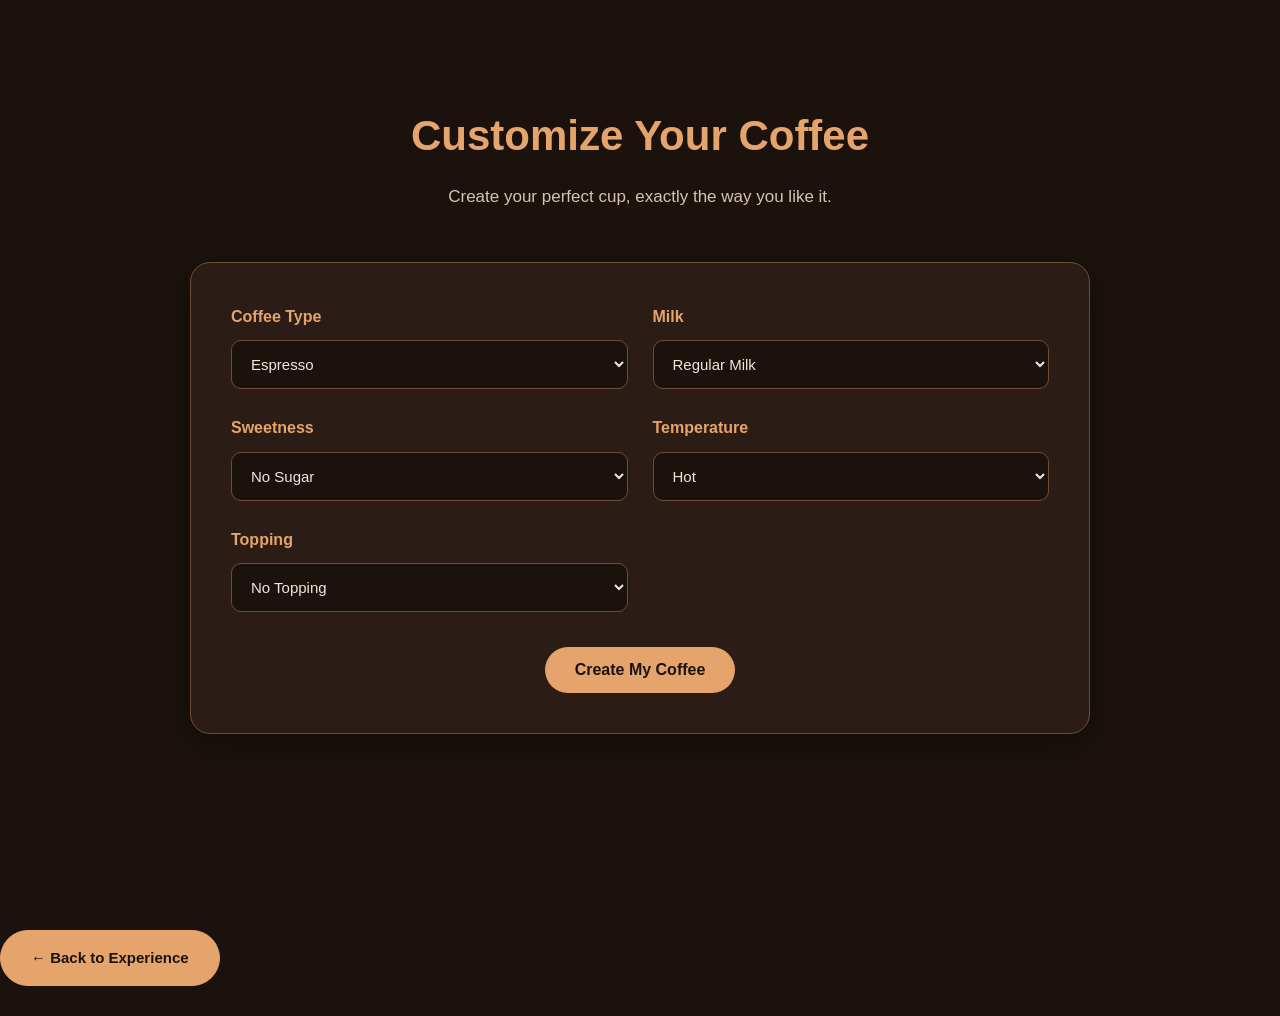
<file: customize-coffee.html>
<!DOCTYPE html>
<html lang="en">
<head>
    <meta charset="UTF-8">
    <meta name="viewport" content="width=device-width, initial-scale=1.0">
    <title>Customize Your Coffee | Coffee Nest</title>
    <link rel="stylesheet" href="style.css">
</head>

<body>

    <section class="experience-page">

        <div class="experience-header">
            <h1>Customize Your Coffee</h1>
            <p>Create your perfect cup, exactly the way you like it.</p>
        </div>

        <div class="coffee-customizer">

            <div class="custom-option">
                <label for="coffeeType"> Coffee Type</label>
                <select id="coffeeType">
                    <option value="Espresso">Espresso</option>
                    <option value="Cappuccino">Cappuccino</option>
                    <option value="Latte">Latte</option>
                    <option value="Mocha">Mocha</option>
                    <option value="Americano">Americano</option>
                </select>
            </div>

            <div class="custom-option">
                <label for="milk"> Milk</label>
                <select id="milk">
                    <option value="Regular Milk">Regular Milk</option>
                    <option value="Oat Milk">Oat Milk</option>
                    <option value="Almond Milk">Almond Milk</option>
                    <option value="No Milk">No Milk</option>
                </select>
            </div>

            <div class="custom-option">
                <label for="sweetness"> Sweetness</label>
                <select id="sweetness">
                    <option value="No Sugar">No Sugar</option>
                    <option value="Less Sweet">Less Sweet</option>
                    <option value="Normal Sweet">Normal Sweet</option>
                    <option value="Extra Sweet">Extra Sweet</option>
                </select>
            </div>

            <div class="custom-option">
                <label for="temperature"> Temperature</label>
                <select id="temperature">
                    <option value="Hot">Hot</option>
                    <option value="Warm">Warm</option>
                    <option value="Iced">Iced</option>
                </select>
            </div>

            <div class="custom-option">
                <label for="topping"> Topping</label>
                <select id="topping">
                    <option value="No Topping">No Topping</option>
                    <option value="Whipped Cream">Whipped Cream</option>
                    <option value="Chocolate">Chocolate</option>
                    <option value="Caramel">Caramel</option>
                    <option value="Cinnamon">Cinnamon</option>
                </select>
            </div>

            <button id="createCoffeeBtn" class="experience-card-btn">
                Create My Coffee 
            </button>

            <div id="coffeeResult" class="coffee-result"></div>

        </div>

    </section>

    <script>
        const createCoffeeBtn = document.getElementById("createCoffeeBtn");
        const coffeeResult = document.getElementById("coffeeResult");

        createCoffeeBtn.addEventListener("click", function () {

            const coffeeType = document.getElementById("coffeeType").value;
            const milk = document.getElementById("milk").value;
            const sweetness = document.getElementById("sweetness").value;
            const temperature = document.getElementById("temperature").value;
            const topping = document.getElementById("topping").value;

            coffeeResult.innerHTML = `
                <h2> Your Perfect Coffee</h2>
                <p><strong>${temperature} ${coffeeType}</strong></p>
                <p>${milk} • ${sweetness} • ${topping}</p>
                <p>Your coffee is customized just for you! </p>
            `;

            coffeeResult.style.display = "block";
        });
    </script>
<a href="experience.html" class="back-to-experience">
    ← Back to Experience
</a>
</body>
</html>
</file>
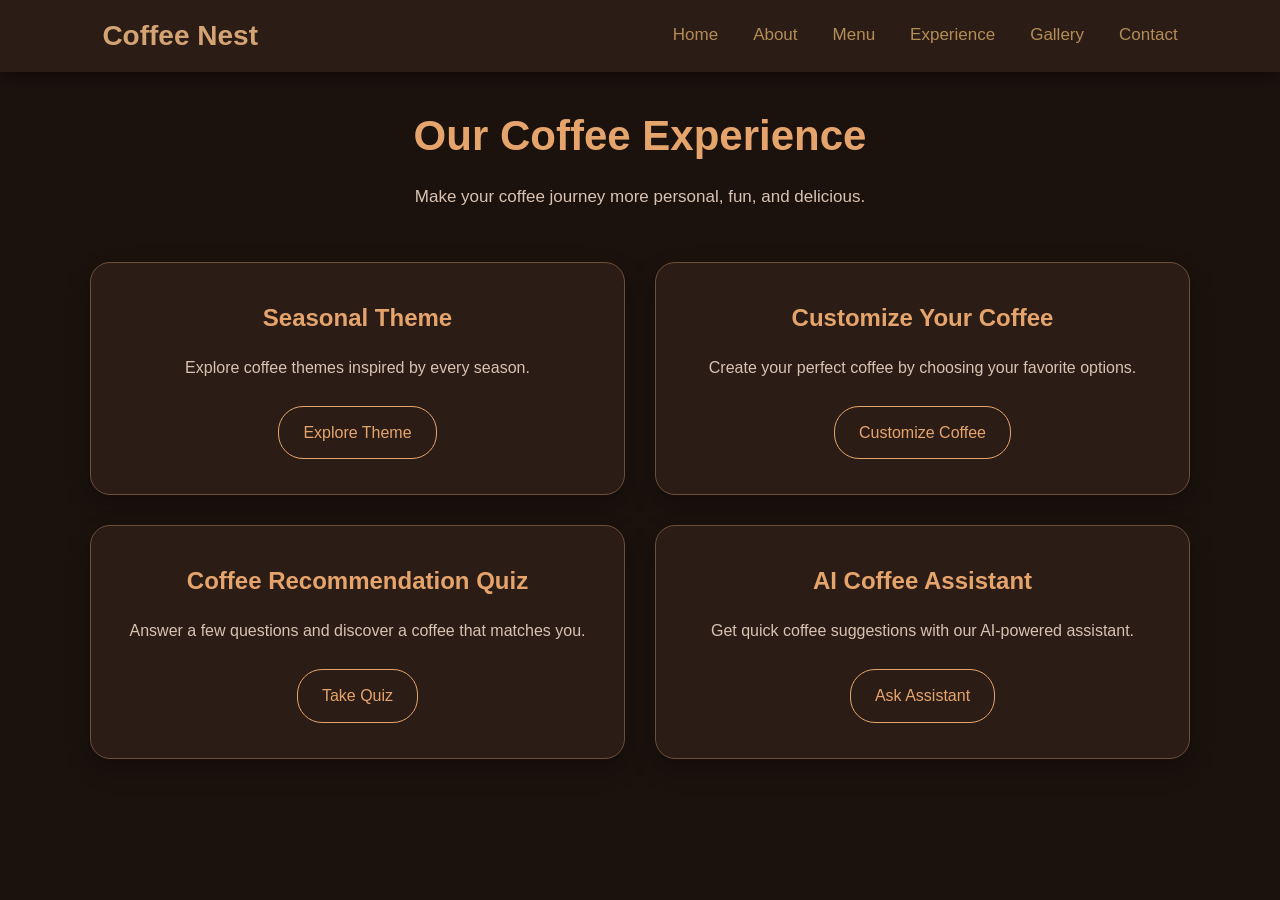
<file: experience.html>
<!DOCTYPE html>
<html lang="en">
<head>
    <meta charset="UTF-8">
    <meta name="viewport" content="width=device-width, initial-scale=1.0">
    <title>Experience | Coffee Nest</title>
    <link rel="stylesheet" href="style.css">
</head>

<body>

    <!-- Navbar -->
    <nav>
        <div class="logo">Coffee Nest</div>

        <ul>
            <li><a href="index.html">Home</a></li>
            <li><a href="about.html">About</a></li>
            <li><a href="menu.html">Menu</a></li>
            <li><a href="experience.html">Experience</a></li>
            <li><a href="gallery.html">Gallery</a></li>
            <li><a href="contact.html">Contact</a></li>
        </ul>
    </nav>

    <!-- Experience -->
    <section class="experience-page">

        <div class="experience-header">
            <h1>Our Coffee Experience</h1>
            <p>Make your coffee journey more personal, fun, and delicious.</p>
        </div>

        <div class="experience-grid">

            <div class="experience-card">
                <h2> Seasonal Theme</h2>
                <p>Explore coffee themes inspired by every season.</p>
                <a href="seasonal-theme.html">Explore Theme</a>
            </div>

            <div class="experience-card">
                <h2> Customize Your Coffee</h2>
                <p>Create your perfect coffee by choosing your favorite options.</p>
                <a href="customize-coffee.html">Customize Coffee</a>
            </div>

            <div class="experience-card">
                <h2> Coffee Recommendation Quiz</h2>
                <p>Answer a few questions and discover a coffee that matches you.</p>
                <a href="coffee-quiz.html">Take Quiz</a>
            </div>

            <div class="experience-card">
                <h2> AI Coffee Assistant</h2>
                <p>Get quick coffee suggestions with our AI-powered assistant.</p>
                <a href="coffee-assistant.html">Ask Assistant</a>
            </div>

        </div>

    </section>

</a>
</body>
</html>
</file>
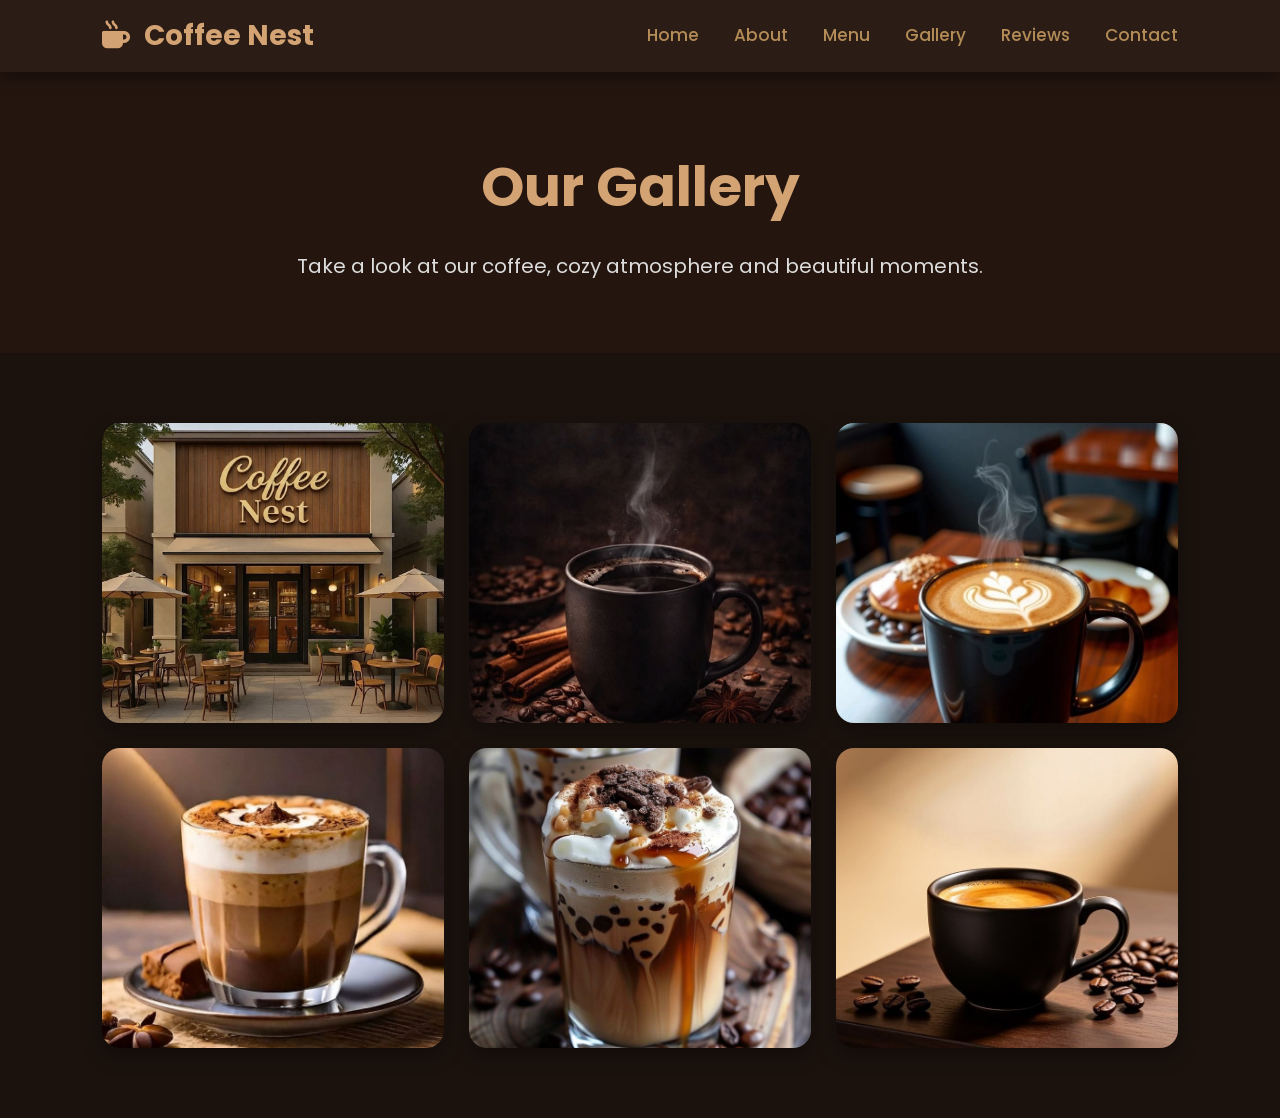
<file: gallery.html>
<!DOCTYPE html>
<html lang="en">

<head>

    <meta charset="UTF-8">
    <meta name="viewport" content="width=device-width, initial-scale=1.0">

    <title>Gallery | Coffee Nest</title>

    <link rel="stylesheet" href="style.css">

    <link rel="preconnect" href="https://fonts.googleapis.com">
    <link rel="preconnect" href="https://fonts.gstatic.com" crossorigin>

    <link href="https://fonts.googleapis.com/css2?family=Poppins:wght@300;400;500;600;700&display=swap" rel="stylesheet">

    <link rel="stylesheet"
    href="https://cdnjs.cloudflare.com/ajax/libs/font-awesome/6.6.0/css/all.min.css">

</head>

<body>

<!-- ==========================
     Navigation Bar
========================== -->

<nav>

    <div class="logo">
        <i class="fa-solid fa-mug-hot"></i>
        Coffee Nest
    </div>

    <ul>

        <li><a href="index.html">Home</a></li>

        <li><a href="index.html#about">About</a></li>

        <li><a href="menu.html">Menu</a></li>

        <li><a href="gallery.html">Gallery</a></li>

        <li><a href="reviews.html">Reviews</a></li>

        <li><a href="contact.html">Contact</a></li>

    </ul>

</nav>


<!-- ==========================
     Gallery Hero
========================== -->

<section class="gallery-hero">

    <h1>Our Gallery</h1>

    <p>
        Take a look at our coffee, cozy atmosphere and beautiful moments.
    </p>

</section>


<!-- ==========================
     Gallery Section
========================== -->

<section class="gallery-section">

    <div class="gallery-container">

        <div class="gallery-item">
            <img src="images/about.jpeg" alt="Coffee Shop">
        </div>

        <div class="gallery-item">
            <img src="images/espresso.jpeg" alt="Espresso Coffee">
        </div>

        <div class="gallery-item">
            <img src="images/cappuccino.jpeg" alt="Cappuccino">
        </div>

        <div class="gallery-item">
            <img src="images/latte.jpeg" alt="Latte">
        </div>

        <div class="gallery-item">
            <img src="images/mocha.jpeg" alt="Mocha">
        </div>

        <div class="gallery-item">
            <img src="images/americano.jpeg" alt="Americano">
        </div>

    </div>

</section>

</body>

</html>
</file>
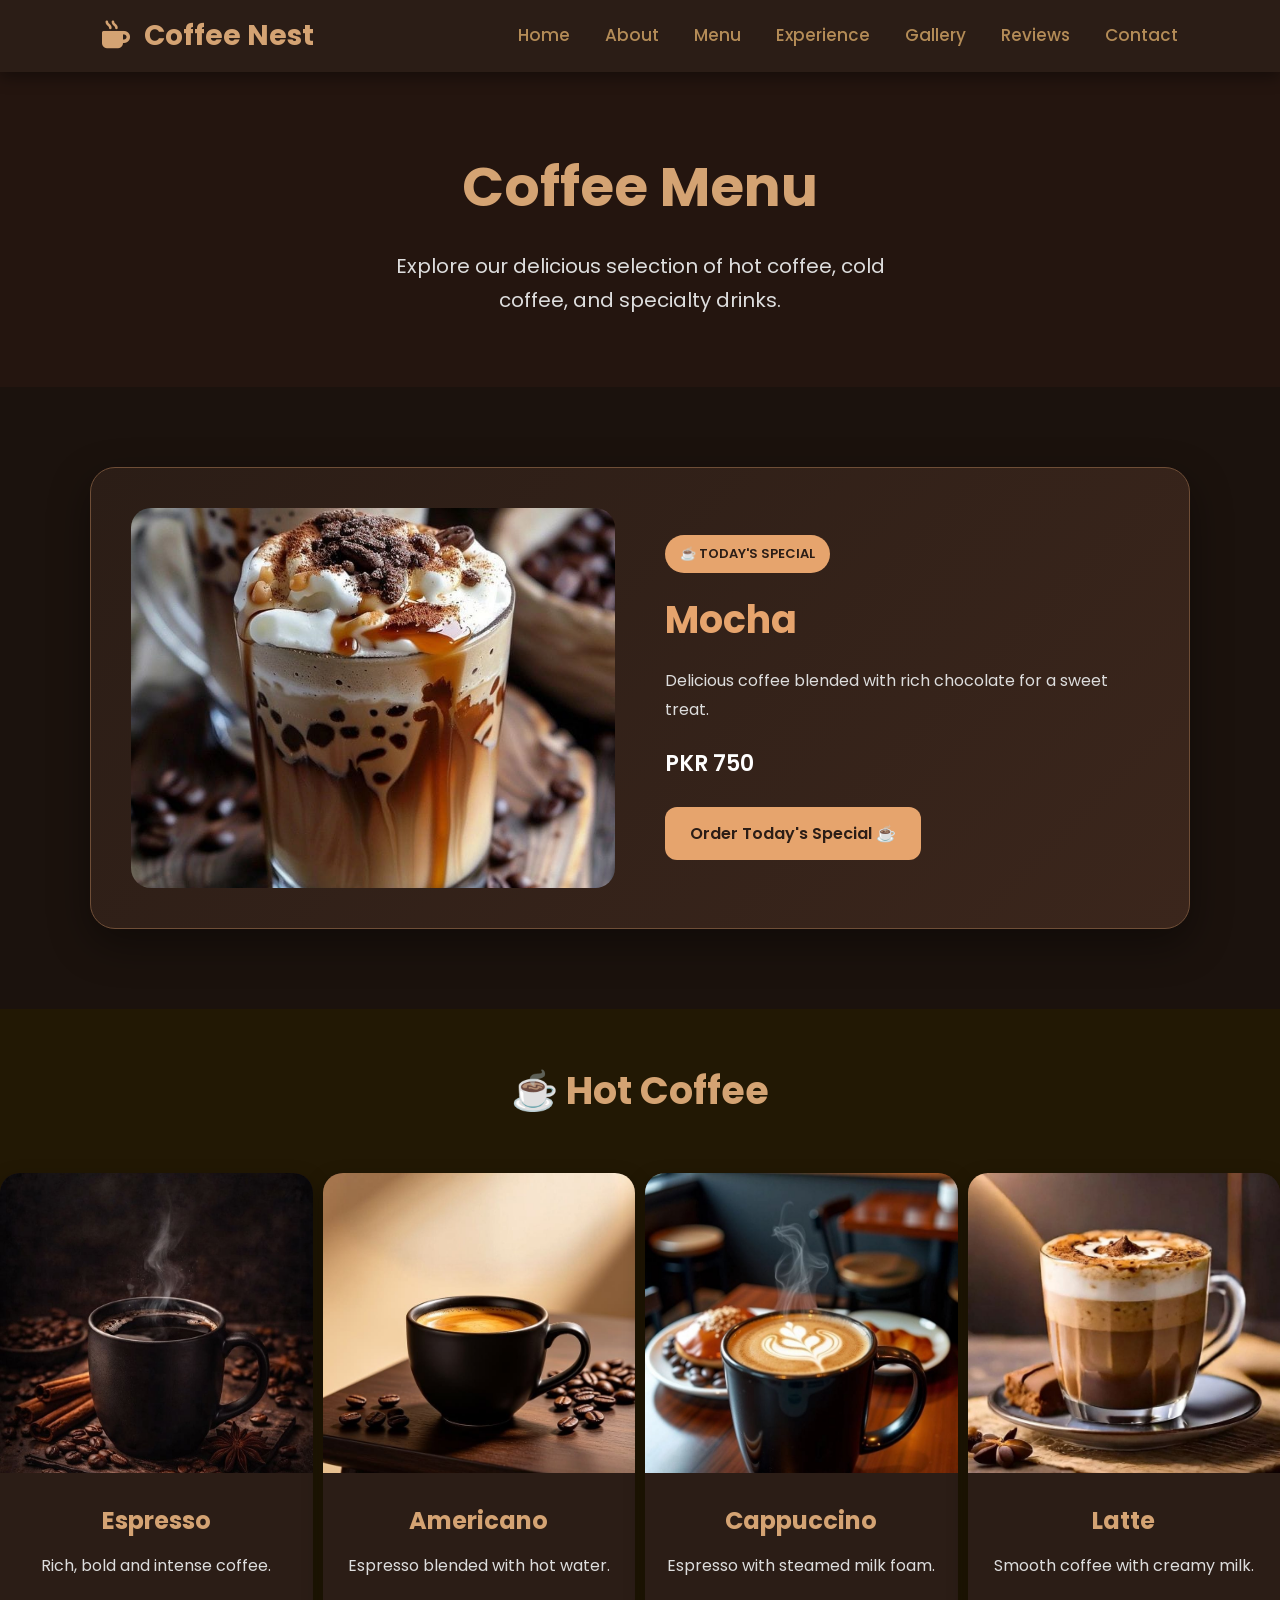
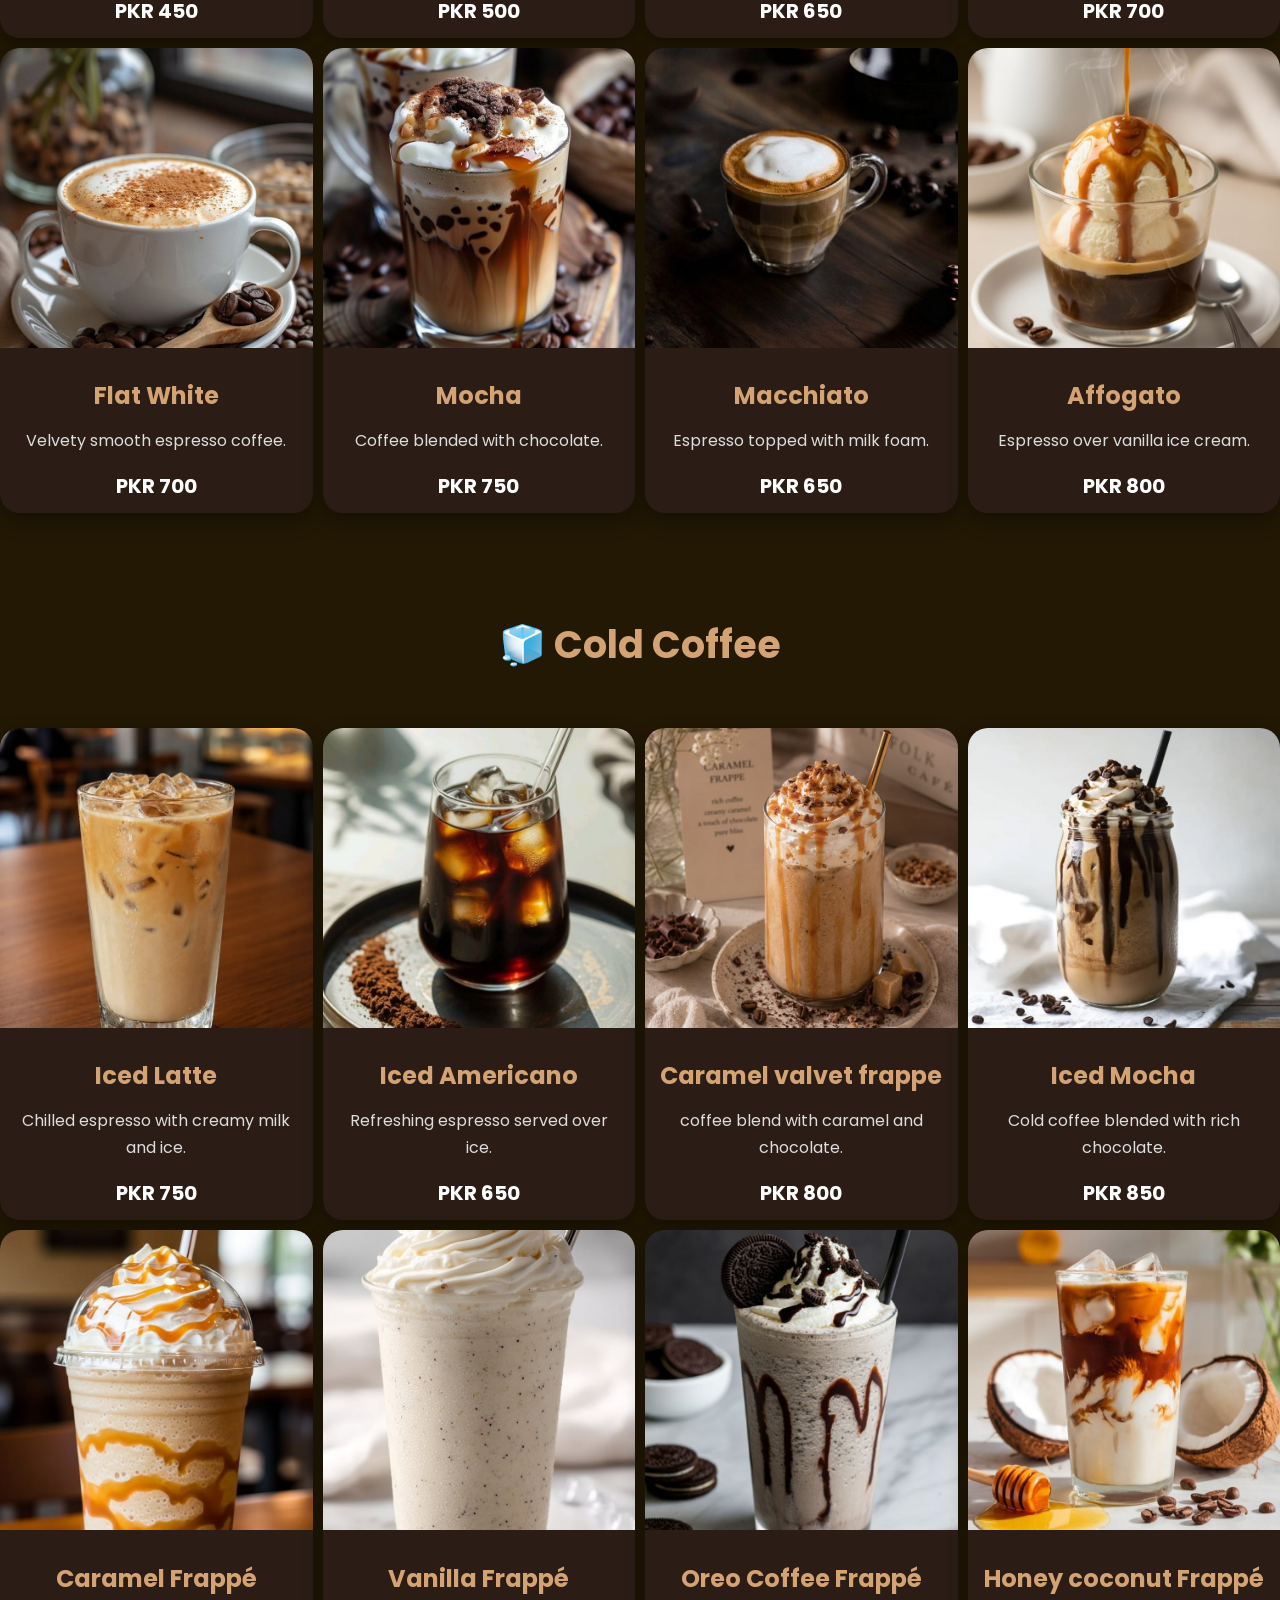
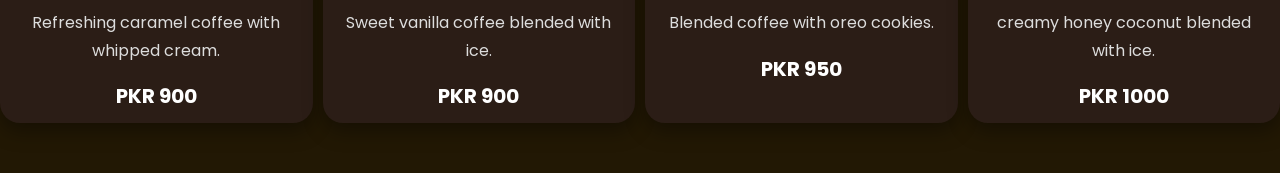
<file: menu.html>
<!DOCTYPE html>
<html lang="en">

<head>

    <meta charset="UTF-8">
    <meta name="viewport" content="width=device-width, initial-scale=1.0">

    <title>Menu | Coffee Nest</title>

    <link rel="stylesheet" href="style.css">

    <link rel="preconnect" href="https://fonts.googleapis.com">

    <link href="https://fonts.googleapis.com/css2?family=Poppins:wght@300;400;500;600;700&display=swap" rel="stylesheet">

    <link rel="stylesheet"
    href="https://cdnjs.cloudflare.com/ajax/libs/font-awesome/6.6.0/css/all.min.css">

</head>

<body>

<!-- ==========================
     Navigation Bar
========================== -->

<nav>

    <div class="logo">
        <i class="fa-solid fa-mug-hot"></i>
        Coffee Nest
    </div>

    <ul>

        <li><a href="index.html">Home</a></li>

        <li><a href="#about">About</a></li>

        <li><a href="menu.html">Menu</a></li>

        <li><a href="experience.html">Experience</a></li>

        <li><a href="gallery.html">Gallery</a></li>

        <li><a href="reviews.html">Reviews</a></li>

        <li><a href="contact.html">Contact</a></li>

    </ul>

</nav>
<!-- ==========================
     Menu Hero
========================== -->

<section class="menu-hero">

    <h1>Coffee Menu</h1>

    <p>
        Explore our delicious selection of hot coffee, cold coffee, and specialty drinks.
    </p>

</section>

<!-- ==========================
     Coffee of the Day
========================== -->

<section class="coffee-of-day">

    <div class="coffee-day-content">

        <div class="coffee-day-image">
            <img id="coffeeDayImage" src="images/espresso.jpeg" alt="Coffee of the Day">
        </div>

        <div class="coffee-day-info">

            <span class="special-badge">☕ TODAY'S SPECIAL</span>

            <h2 id="coffeeDayName">Espresso</h2>

            <p id="coffeeDayDescription">
                Rich, bold and intense coffee for a perfect start to your day.
            </p>

            <div class="coffee-day-price" id="coffeeDayPrice">
                PKR 450
            </div>

            <button class="coffee-day-btn" id="coffeeDayBtn">
                Order Today's Special ☕
            </button>

        </div>

    </div>

</section>







<!-- ==========================
     Hot Coffee
========================== -->

<section class="menu-section">

    <h2>☕ Hot Coffee</h2>

    <div class="menu-container">

        <div class="menu-card">
            <img src="images/espresso.jpeg" alt="Espresso">
            <h3>Espresso</h3>
            <p>Rich, bold and intense coffee.</p>
            <span>PKR 450</span>
        </div>

        <div class="menu-card">
            <img src="images/americano.jpeg" alt="Americano">
            <h3>Americano</h3>
            <p>Espresso blended with hot water.</p>
            <span>PKR 500</span>
        </div>

        <div class="menu-card">
            <img src="images/cappuccino.jpeg" alt="Cappuccino">
            <h3>Cappuccino</h3>
            <p>Espresso with steamed milk foam.</p>
            <span>PKR 650</span>
        </div>

        <div class="menu-card">
            <img src="images/latte.jpeg" alt="Latte">
            <h3>Latte</h3>
            <p>Smooth coffee with creamy milk.</p>
            <span>PKR 700</span>
        </div>

        <div class="menu-card">
            <img src="images/flat white.jpeg" alt="Flat White">
            <h3>Flat White</h3>
            <p>Velvety smooth espresso coffee.</p>
            <span>PKR 700</span>
        </div>

        <div class="menu-card">
            <img src="images/mocha.jpeg" alt="Mocha">
            <h3>Mocha</h3>
            <p>Coffee blended with chocolate.</p>
            <span>PKR 750</span>
        </div>

        <div class="menu-card">
            <img src="images/macchiato.jpeg" alt="Macchiato">
            <h3>Macchiato</h3>
            <p>Espresso topped with milk foam.</p>
            <span>PKR 650</span>
        </div>

        <div class="menu-card">
            <img src="images/affogato.jpeg" alt="Affogato">
            <h3>Affogato</h3>
            <p>Espresso over vanilla ice cream.</p>
            <span>PKR 800</span>
        </div>

    </div>

</section>

<!-- ==========================
     Cold Coffee
========================== -->

<section class="menu-section">

    <h2>🧊 Cold Coffee</h2>

    <div class="menu-container">

        <div class="menu-card">
            <img src="images/iced-latte.jpeg" alt="Iced Latte">
            <h3>Iced Latte</h3>
            <p>Chilled espresso with creamy milk and ice.</p>
            <span>PKR 750</span>
        </div>

        <div class="menu-card">
            <img src="images/iced-americano.jpeg" alt="Iced Americano">
            <h3>Iced Americano</h3>
            <p>Refreshing espresso served over ice.</p>
            <span>PKR 650</span>
        </div>

        <div class="menu-card">
            <img src="images/caramel valvet-frappe.jpeg" alt="caramel valvet-frappe">
            <h3>Caramel valvet frappe</h3>
            <p>coffee blend with caramel and chocolate.</p>
            <span>PKR 800</span>
        </div>

        <div class="menu-card">
            <img src="images/iced-mocha.jpeg" alt="Iced Mocha">
            <h3>Iced Mocha</h3>
            <p>Cold coffee blended with rich chocolate.</p>
            <span>PKR 850</span>
        </div>

        <div class="menu-card">
            <img src="images/caramel-frappe.jpeg" alt="Caramel Frappe">
            <h3>Caramel Frappé</h3>
            <p>Refreshing caramel coffee with whipped cream.</p>
            <span>PKR 900</span>
        </div>

        <div class="menu-card">
            <img src="images/vanilla-frappe.jpeg" alt="Vanilla Frappe">
            <h3>Vanilla Frappé</h3>
            <p>Sweet vanilla coffee blended with ice.</p>
            <span>PKR 900</span>
        </div>

<div class="menu-card">
            <img src="images/oreo coffee-frappe.jpeg" alt="oreo coffee Frappe">
            <h3>Oreo Coffee Frappé</h3>
            <p>Blended coffee with oreo cookies.</p>
            <span>PKR 950</span>
        </div>

        <div class="menu-card">
            <img src="images/honey coconut-frappe.jpeg" alt="honey coconut Frappe">
            <h3>Honey coconut Frappé</h3>
            <p>creamy honey coconut blended with ice.</p>
            <span>PKR 1000</span>
        </div>




    </div>

</section>





</div>



<script src="script.js"></script>
</body>
</html>
</file>
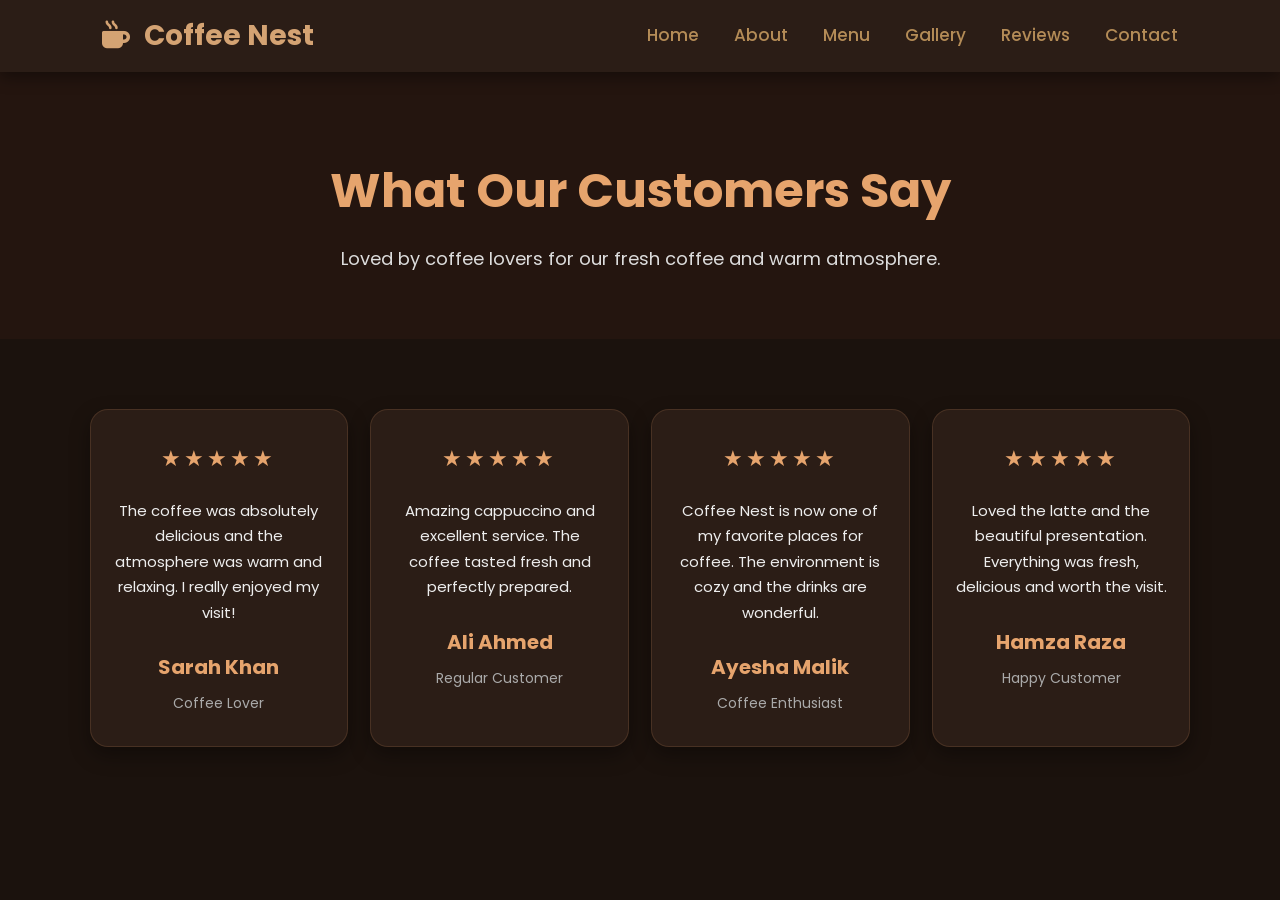
<file: reviews.html>
<!DOCTYPE html>
<html lang="en">

<head>

    <meta charset="UTF-8">
    <meta name="viewport" content="width=device-width, initial-scale=1.0">

    <title>Reviews | Coffee Nest</title>

    <link rel="stylesheet" href="style.css">

    <link rel="preconnect" href="https://fonts.googleapis.com">
    <link rel="preconnect" href="https://fonts.gstatic.com" crossorigin>

    <link href="https://fonts.googleapis.com/css2?family=Poppins:wght@300;400;500;600;700&display=swap" rel="stylesheet">

    <link rel="stylesheet"
    href="https://cdnjs.cloudflare.com/ajax/libs/font-awesome/6.6.0/css/all.min.css">

</head>

<body>

<!-- ==========================
     Navigation Bar
========================== -->

<nav>

    <div class="logo">
        <i class="fa-solid fa-mug-hot"></i>
        Coffee Nest
    </div>

    <ul>

        <li><a href="index.html">Home</a></li>
        <li><a href="index.html#about">About</a></li>
        <li><a href="menu.html">Menu</a></li>
        <li><a href="gallery.html">Gallery</a></li>
        <li><a href="reviews.html">Reviews</a></li>
        <li><a href="contact.html">Contact</a></li>

    </ul>

</nav>


<!-- ==========================
     Reviews Hero
========================== -->

<section class="customer-reviews-hero">

    <h1>What Our Customers Say</h1>

    <p>
        Loved by coffee lovers for our fresh coffee and warm atmosphere.
    </p>

</section>


<!-- ==========================
     Customer Reviews
========================== -->

<section class="customer-reviews">

    <div class="customer-review-container">


        <div class="customer-review-card">

            <div class="customer-stars">
                ★★★★★
            </div>

            <p>
                The coffee was absolutely delicious and the atmosphere
                was warm and relaxing. I really enjoyed my visit!
            </p>

            <h3>Sarah Khan</h3>

            <span>Coffee Lover</span>

        </div>


        <div class="customer-review-card">

            <div class="customer-stars">
                ★★★★★
            </div>

            <p>
                Amazing cappuccino and excellent service. The coffee
                tasted fresh and perfectly prepared.
            </p>

            <h3>Ali Ahmed</h3>

            <span>Regular Customer</span>

        </div>


        <div class="customer-review-card">

            <div class="customer-stars">
                ★★★★★
            </div>

            <p>
                Coffee Nest is now one of my favorite places for coffee.
                The environment is cozy and the drinks are wonderful.
            </p>

            <h3>Ayesha Malik</h3>

            <span>Coffee Enthusiast</span>

        </div>


        <div class="customer-review-card">

            <div class="customer-stars">
                ★★★★★
            </div>

            <p>
                Loved the latte and the beautiful presentation.
                Everything was fresh, delicious and worth the visit.
            </p>

            <h3>Hamza Raza</h3>

            <span>Happy Customer</span>

        </div>

    </div>

</section>

</body>

</html>
</file>
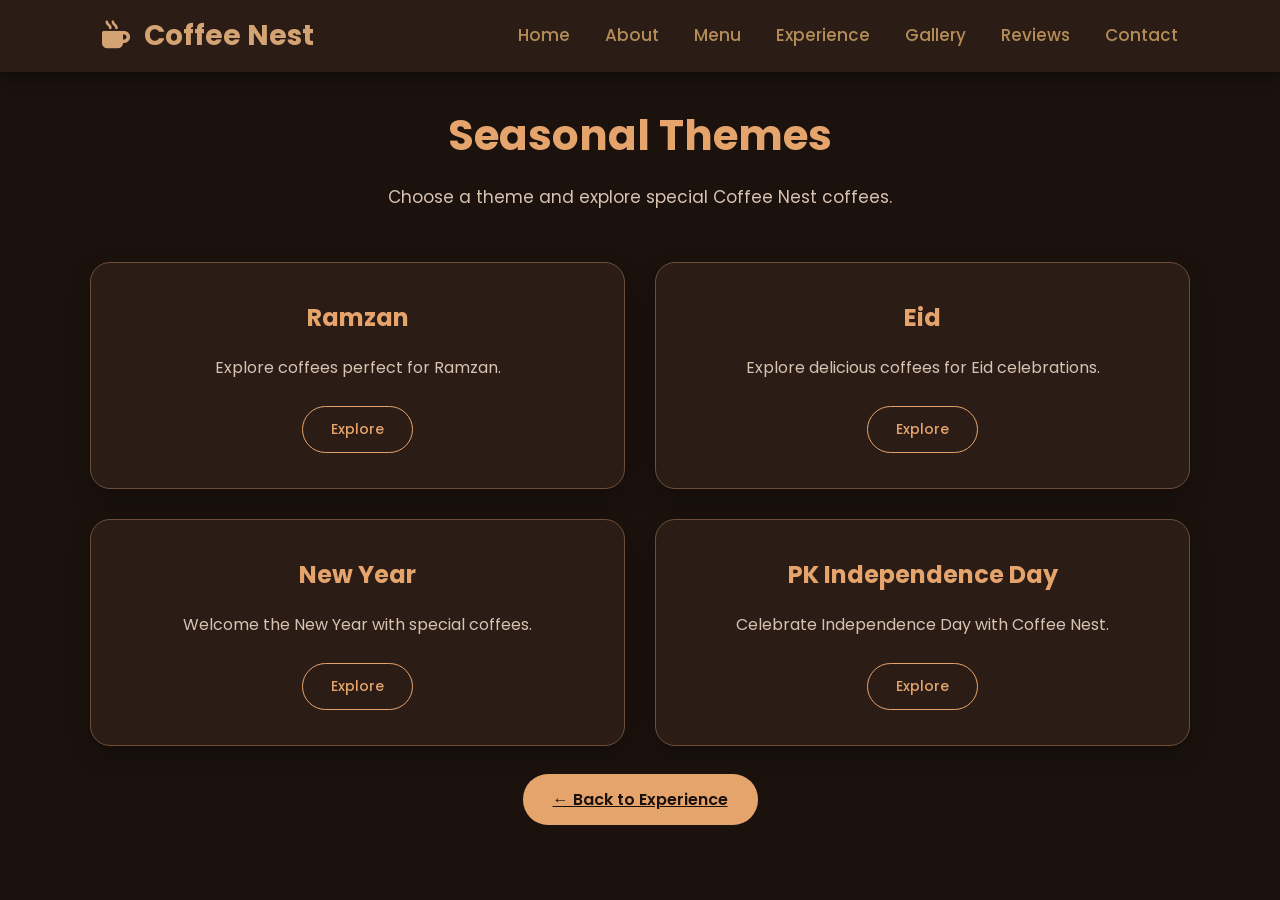
<file: seasonal-theme.html>
<!DOCTYPE html>
<html lang="en">

<head>
    <meta charset="UTF-8">
    <meta name="viewport" content="width=device-width, initial-scale=1.0">

    <title>Seasonal Themes | Coffee Nest</title>

    <link rel="stylesheet" href="style.css">

    <link rel="preconnect" href="https://fonts.googleapis.com">
    <link rel="preconnect" href="https://fonts.gstatic.com" crossorigin>
    <link href="https://fonts.googleapis.com/css2?family=Poppins:wght@300;400;500;600;700&display=swap"
        rel="stylesheet">

    <link rel="stylesheet"
        href="https://cdnjs.cloudflare.com/ajax/libs/font-awesome/6.6.0/css/all.min.css">
</head>

<body>

    <!-- Navbar -->
    <nav>
        <div class="logo">
            <i class="fa-solid fa-mug-hot"></i>
            Coffee Nest
        </div>

        <ul>
            <li><a href="index.html">Home</a></li>
            <li><a href="index.html#about">About</a></li>
            <li><a href="menu.html">Menu</a></li>
            <li><a href="experience.html">Experience</a></li>
            <li><a href="gallery.html">Gallery</a></li>
            <li><a href="reviews.html">Reviews</a></li>
            <li><a href="contact.html">Contact</a></li>
        </ul>
    </nav>


    <section class="experience-page">

        <div class="experience-header">
            <h1>Seasonal Themes</h1>
            <p>Choose a theme and explore special Coffee Nest coffees.</p>
        </div>


        <!-- Themes -->
        <div class="experience-grid">

            <div class="experience-card">
                <h2> Ramzan</h2>
                <p>Explore coffees perfect for Ramzan.</p>
                <button onclick="showTheme('ramzan')">Explore</button>
            </div>

            <div class="experience-card">
                <h2> Eid</h2>
                <p>Explore delicious coffees for Eid celebrations.</p>
                <button onclick="showTheme('eid')">Explore</button>
            </div>

            <div class="experience-card">
                <h2> New Year</h2>
                <p>Welcome the New Year with special coffees.</p>
                <button onclick="showTheme('newyear')">Explore</button>
            </div>

            <div class="experience-card">
                <h2>PK Independence Day</h2>
                <p>Celebrate Independence Day with Coffee Nest.</p>
                <button onclick="showTheme('independence')">Explore</button>
            </div>

        </div>


        <!-- Coffee Cards -->
        <div id="coffeeDisplay" class="seasonal-display">

            <h2 id="themeTitle"></h2>

            <div id="coffeeCards" class="menu-container"></div>

        </div>


        <div style="text-align:center; margin-top:40px;">
            <a href="experience.html" class="experience-card-btn">
                ← Back to Experience
            </a>
        </div>

    </section>


    <script>

        const coffees = {

            ramzan: [
                {
                    image: "images/espresso.jpeg",
                    name: "Espresso",
                    description: "Rich, bold and intense coffee.",
                    price: "PKR 450"
                },
                {
                    image: "images/latte.jpeg",
                    name: "Latte",
                    description: "Smooth coffee with creamy milk.",
                    price: "PKR 700"
                },
                {
                    image: "images/cappuccino.jpeg",
                    name: "Cappuccino",
                    description: "Espresso with steamed milk foam.",
                    price: "PKR 650"
                }
            ],

            eid: [
                {
                    image: "images/mocha.jpeg",
                    name: "Mocha",
                    description: "Coffee blended with chocolate.",
                    price: "PKR 750"
                },
                {
                    image: "images/caramel-frappe.jpeg",
                    name: "Caramel Frappé",
                    description: "Refreshing caramel coffee with whipped cream.",
                    price: "PKR 900"
                },
                {
                    image: "images/vanilla-frappe.jpeg",
                    name: "Vanilla Frappé",
                    description: "Sweet vanilla coffee blended with ice.",
                    price: "PKR 900"
                }
            ],

            newyear: [
                {
                    image: "images/iced-mocha.jpeg",
                    name: "Iced Mocha",
                    description: "Cold coffee blended with rich chocolate.",
                    price: "PKR 850"
                },
                {
                    image: "images/caramel valvet-frappe.jpeg",
                    name: "Caramel Velvet Frappe",
                    description: "Coffee blend with caramel and chocolate.",
                    price: "PKR 800"
                },
                {
                    image: "images/affogato.jpeg",
                    name: "Affogato",
                    description: "Espresso over vanilla ice cream.",
                    price: "PKR 800"
                }
            ],

            independence: [
                {
                    image: "images/americano.jpeg",
                    name: "Americano",
                    description: "Espresso blended with hot water.",
                    price: "PKR 500"
                },
                {
                    image: "images/flat white.jpeg",
                    name: "Flat White",
                    description: "Velvety smooth espresso coffee.",
                    price: "PKR 700"
                },
                {
                    image: "images/iced-latte.jpeg",
                    name: "Iced Latte",
                    description: "Chilled espresso with creamy milk and ice.",
                    price: "PKR 750"
                }
            ]

        };


        function showTheme(theme) {

            const display = document.getElementById("coffeeDisplay");
            const title = document.getElementById("themeTitle");
            const cards = document.getElementById("coffeeCards");

            const selectedCoffees = coffees[theme];

            const titles = {
                ramzan: "🌙 Ramzan Special Coffees",
                eid: "🎉 Eid Special Coffees",
                newyear: "🎆 New Year Special Coffees",
                independence: "🇵🇰 Independence Day Special Coffees"
            };

            title.textContent = titles[theme];

            cards.innerHTML = "";

            selectedCoffees.forEach(coffee => {

                cards.innerHTML += `
                    <div class="menu-card">

                        <img src="${coffee.image}" alt="${coffee.name}">

                        <h3>${coffee.name}</h3>

                        <p>${coffee.description}</p>

                        <span>${coffee.price}</span>

                    </div>
                `;

            });

            display.style.display = "block";

            display.scrollIntoView({
                behavior: "smooth"
            });
        }

    </script>

</body>

</html>
</file>
<file: style.css>
/* ==========================
   Reset
========================== */

*{
    margin:0;
    padding:0;
    box-sizing:border-box;
    scroll-behavior:smooth;
    font-family:'Poppins',sans-serif;
}

/* ==========================
   Body
========================== */

body{
    background:#1b120d;
    color:#ffffff;
    line-height:1.7;
    overflow-x:hidden;
}
/* ==========================
   Navigation Bar
========================== */

nav{
    width:100%;
    background:#2b1d16;
    display:flex;
    justify-content:space-between;
    align-items:center;
    padding:12px 8%;
    position:fixed;
    top:0;
    left:0;
    z-index:1000;
    box-shadow:0 5px 15px rgba(0,0,0,.4);
}

.logo{
    font-size:28px;
    font-weight:700;
    color:#d4a373;
}

.logo i{
    margin-right:8px;
}

nav ul{
    display:flex;
    list-style:none;
    gap:35px;
}

nav ul li a{
    text-decoration:none;
    color:#b48c57;
    font-size:17px;
    font-weight:500;
    transition:.3s;
}

nav ul li a:hover{
    color:#ddbd9d;
}


 /* ==========================
   Hero Section
========================== */

.hero{
    position:relative;
    width:100%;
    height:100vh;
    overflow:hidden;
    display:flex;
    align-items:center;
    padding-left:8%;
}

.bg-video{
    position:absolute;
    top:0;
    left:0;
    width:100%;
    height:100%;
    object-fit:cover;
    z-index:-2;
}

.overlay{
    position:absolute;
    top:0;
    left:0;
    width:100%;
    height:100%;
    background:rgba(20,10,5,0.10);
    z-index:-1;
}

.hero-content{
    max-width:600px;
    color:#fff;
}

.hero-content h1{
    font-size:70px;
    color:#e6a46d;
    margin-bottom:15px;
}

.hero-content h2{
    font-size:38px;
    margin-bottom:20px;
}

.hero-content p{
    font-size:20px;
    line-height:1.8;
    margin-bottom:30px;
}

.btn{
    display:inline-block;
    padding:15px 40px;
    background:#e6a46d;
    color:#fff;
    text-decoration:none;
    border-radius:40px;
    font-weight:600;
    transition:.3s;
}

.btn:hover{
    background:#c9854f;
}
/* ==========================
   About Section
========================== */

.about{
    display:flex;
    justify-content:space-between;
    align-items:center;
    gap:60px;
    padding:100px 8%;
    background:#24150f;
}

.about-image{
    flex:1;
}

.about-image img{
    width:100%;
    max-width:400px;
    border-radius:20px;
    display:block;
    box-shadow:0 10px 30px rgba(0,0,0,.4);
}

.about-content{
    flex:1;
}

.about-content h4{
    color:#d4a373;
    font-size:20px;
    margin-bottom:10px;
}

.about-content h2{
    font-size:45px;
    margin-bottom:20px;
}

.about-content p{
    font-size:18px;
    color:#dddddd;
    margin-bottom:30px;
    line-height:1.8;
}

.about-boxes{
    display:flex;
    gap:20px;
    flex-wrap:wrap;
}

.box{
    background:#2b1d16;
    padding:20px;
    border-radius:15px;
    width:170px;
    text-align:center;
    transition:.3s;
}

.box:hover{
    transform:translateY(-8px);
}

.box i{
    font-size:35px;
    color:#d4a373;
    margin-bottom:15px;
}

.box h3{
    font-size:18px;
}

/* ==========================
   Menu Hero
========================== */

.menu-hero{
    padding:140px 8% 70px;
    text-align:center;
    background:#24150f;
}

.menu-hero h1{
    font-size:55px;
    color:#d4a373;
    margin-bottom:15px;
}

.menu-hero p{
    font-size:20px;
    color:#dddddd;
    max-width:500px;
    margin:auto;
}

/* ==========================
   Menu Section
========================== */

.menu-section{
    padding:50px 0;
    background:#221804;
}

.menu-section h2{
    font-size:38px;
    color:#d4a373;
    text-align:center;
    margin-bottom:50px;
}

.menu-container{
    display:grid;
    grid-template-columns:repeat(4, 1fr);;
    gap:10px;
}

.menu-card{
    background:#2b1d16;
    border-radius:20px;
    overflow:hidden;
    text-align:center;
    transition:.4s;
    box-shadow:0 8px 20px rgba(0,0,0,.35);
    
}

.menu-card:hover{
    transform:translateY(-10px);
}

.menu-card img{
    width:100%;
    height:300px;
    object-fit:cover;
}

.menu-card h3{
    margin:20px 0 10px;
    font-size:24px;
    color:#d4a373;
}

.menu-card p{
    color:#dddddd;
    padding:0 20px;
    margin-bottom:15px;
    font-size:16px;
}

.menu-card span{
    display:block;
    font-size:20px;
    font-weight:bold;
    color:#ffffff;
    margin-bottom:10px;
}
/* ==========================
   Gallery Hero
========================== */

.gallery-hero{
    padding:140px 8% 70px;
    text-align:center;
    background:#24150f;
}

.gallery-hero h1{
    font-size:55px;
    color:#d4a373;
    margin-bottom:15px;
}

.gallery-hero p{
    font-size:20px;
    color:#dddddd;
}


/* ==========================
   Gallery Section
========================== */

.gallery-section{
    padding:70px 8%;
    background:#1b120d;
}

.gallery-container{
    display:grid;
    grid-template-columns:repeat(3,1fr);
    gap:25px;
}

.gallery-item{
    height:300px;
    overflow:hidden;
    border-radius:18px;
    box-shadow:0 8px 20px rgba(0,0,0,.35);
}

.gallery-item img{
    width:100%;
    height:100%;
    object-fit:cover;
    display:block;
    transition:.4s;
}

.gallery-item:hover img{
    transform:scale(1.08);
}

/* ==========================
   Reviews Hero
========================== */

.reviews-hero{
    padding:150px 8% 70px;
    text-align:center;
    background:#24150f;
}

.reviews-hero h1{
    font-size:50px;
    color:#e6a46d;
    margin-bottom:12px;
}

.reviews-hero p{
    font-size:18px;
    color:#dddddd;
}


/* ==========================
   Reviews Section
========================== */

.reviews-section{
    padding:70px 8%;
    background:#1b120d;
}

.reviews-container{
    display:grid;
    grid-template-columns:repeat(2, 1fr);
    gap:30px;
    max-width:1050px;
    margin:0 auto;
}


/* ==========================
   Review Card
========================== */

.review-card{
    background:#2b1d16;
    padding:32px;
    border-radius:20px;
    text-align:center;
    border:1px solid rgba(212,163,115,.15);
    box-shadow:0 10px 25px rgba(0,0,0,.35);
    transition:.3s;
}

.review-card:hover{
    transform:translateY(-8px);
    box-shadow:0 15px 30px rgba(0,0,0,.5);
}


/* Stars */

.stars{
    color:#e6a46d;
    font-size:24px;
    letter-spacing:4px;
    margin-bottom:18px;
}


/* Review Text */

.review-card p{
    color:#eeeeee;
    font-size:16px;
    line-height:1.8;
    margin-bottom:22px;
}


/* Customer Name */

.review-card h3{
    color:#d4a373;
    font-size:21px;
    margin-bottom:5px;
}


/* Customer Type */

.review-card span{
    color:#aaa;
    font-size:14px;
}


/* ==========================
   Mobile
========================== */

@media(max-width:768px){

    .reviews-container{
        grid-template-columns:1fr;
    }

    .reviews-hero h1{
        font-size:40px;
    }

}

/* ==========================
   Customer Reviews Hero
========================== */

.customer-reviews-hero{
    padding:150px 8% 65px;
    text-align:center;
    background:#24150f;
}

.customer-reviews-hero h1{
    font-size:48px;
    color:#e6a46d;
    margin-bottom:12px;
}

.customer-reviews-hero p{
    font-size:18px;
    color:#dddddd;
}


/* ==========================
   Customer Reviews
========================== */

.customer-reviews{
    padding:70px 7%;
    background:#1b120d;
}

.customer-review-container{
    display:grid;
    grid-template-columns:repeat(4, 1fr);
    gap:22px;
    max-width:1200px;
    margin:auto;
}


/* ==========================
   Review Card
========================== */

.customer-review-card{
    background:#2b1d16;
    padding:30px 22px;
    border-radius:18px;
    text-align:center;
    min-height:280px;

    border:1px solid rgba(230,164,109,.15);

    box-shadow:0 8px 20px rgba(0,0,0,.35);

    transition:.3s;
}

.customer-review-card:hover{
    transform:translateY(-7px);
}


/* Stars */

.customer-stars{
    color:#e6a46d;
    font-size:22px;
    letter-spacing:3px;
    margin-bottom:20px;
}


/* Review */

.customer-review-card p{
    color:#eeeeee;
    font-size:15px;
    line-height:1.7;
    margin-bottom:25px;
}


/* Name */

.customer-review-card h3{
    color:#e6a46d;
    font-size:20px;
    margin-bottom:5px;
}


/* Customer Type */

.customer-review-card span{
    color:#aaa;
    font-size:14px;
}


/* ==========================
   Responsive
========================== */

@media(max-width:1000px){

    .customer-review-container{
        grid-template-columns:repeat(2,1fr);
    }

}

@media(max-width:600px){

    .customer-review-container{
        grid-template-columns:1fr;
    }

    .customer-reviews-hero h1{
        font-size:36px;
    }

}
/* ==========================
   Contact Hero
========================== */

.contact-hero{
    padding:150px 8% 65px;
    text-align:center;
    background:#24150f;
}

.contact-hero h1{
    font-size:48px;
    color:#e6a46d;
    margin-bottom:12px;
}

.contact-hero p{
    font-size:18px;
    color:#dddddd;
}


/* ==========================
   Contact Section
========================== */

.contact-section{
    padding:80px 8%;
    background:#1b120d;
}

.contact-container{
    max-width:1100px;
    margin:auto;

    display:grid;
    grid-template-columns:1fr 1fr;
    gap:60px;
}


/* ==========================
   Contact Information
========================== */

.contact-info{
    background:#2b1d16;
    padding:35px;
    border-radius:20px;
    box-shadow:0 8px 20px rgba(0,0,0,.35);
}

.contact-info h2,
.contact-form h2{
    color:#e6a46d;
    font-size:30px;
    margin-bottom:15px;
}

.contact-intro{
    color:#dddddd;
    margin-bottom:30px;
    line-height:1.7;
}


.contact-item{
    display:flex;
    align-items:center;
    gap:18px;
    margin-bottom:25px;
}


.contact-item i{
    width:50px;
    height:50px;

    display:flex;
    align-items:center;
    justify-content:center;

    background:#e6a46d;
    color:#2b1d16;

    border-radius:50%;
    font-size:20px;
}


.contact-item h3{
    color:#e6a46d;
    font-size:18px;
    margin-bottom:2px;
}


.contact-item p{
    color:#dddddd;
    font-size:15px;
}


/* ==========================
   Contact Form
========================== */

.contact-form{
    background:#2b1d16;
    padding:35px;
    border-radius:20px;
    box-shadow:0 8px 20px rgba(0,0,0,.35);
}


.contact-form form{
    display:flex;
    flex-direction:column;
    gap:18px;
}


.contact-form input,
.contact-form textarea{
    width:100%;
    padding:15px 18px;

    background:#1b120d;
    color:#ffffff;

    border:1px solid rgba(230,164,109,.2);

    border-radius:10px;

    outline:none;

    font-family:'Poppins',sans-serif;
    font-size:15px;
}


.contact-form textarea{
    resize:none;
}


.contact-form input:focus,
.contact-form textarea:focus{
    border-color:#e6a46d;
}


.contact-form button{
    padding:15px;

    background:#e6a46d;
    color:#ffffff;

    border:none;
    border-radius:30px;

    font-size:16px;
    font-weight:600;

    cursor:pointer;
    transition:.3s;
}


.contact-form button:hover{
    background:#c9854f;
    transform:translateY(-2px);
}


/* ==========================
   Responsive
========================== */

@media(max-width:800px){

    .contact-container{
        grid-template-columns:1fr;
    }

}

/* ==========================
   Why Choose Us
========================== */

.why-us{
    padding:90px 8%;
    background:#1b120d;
}

.why-us-heading{
    text-align:center;
    max-width:700px;
    margin:0 auto 55px;
}

.why-us-heading h4{
    color:#d4a373;
    font-size:19px;
    margin-bottom:8px;
}

.why-us-heading h2{
    font-size:42px;
    color:#ffffff;
    margin-bottom:15px;
}

.why-us-heading p{
    color:#cccccc;
    font-size:17px;
    line-height:1.8;
}

.why-us-container{
    display:grid;
    grid-template-columns:repeat(4,1fr);
    gap:25px;
}

.why-card{
    background:#2b1d16;
    padding:30px 22px;
    border-radius:18px;
    text-align:center;
    box-shadow:0 8px 20px rgba(0,0,0,.3);
    transition:.3s;
}

.why-card:hover{
    transform:translateY(-8px);
}

.why-card i{
    font-size:38px;
    color:#e6a46d;
    margin-bottom:18px;
}

.why-card h3{
    font-size:20px;
    color:#d4a373;
    margin-bottom:10px;
}

.why-card p{
    color:#cccccc;
    font-size:15px;
    line-height:1.7;
}

@media(max-width:900px){

    .why-us-container{
        grid-template-columns:repeat(2,1fr);
    }

}

@media(max-width:600px){

    .why-us-container{
        grid-template-columns:1fr;
    }

    .why-us-heading h2{
        font-size:32px;
    }

}

/* ==========================
   Featured Coffee
========================== */

.featured-coffee{
    padding:90px 8%;
    background:#24150f;
}

.featured-heading{
    text-align:center;
    max-width:700px;
    margin:0 auto 50px;
}

.featured-heading h4{
    color:#d4a373;
    font-size:19px;
    margin-bottom:8px;
}

.featured-heading h2{
    font-size:42px;
    color:#ffffff;
    margin-bottom:15px;
}

.featured-heading p{
    color:#cccccc;
    font-size:17px;
    line-height:1.8;
}


/* ==========================
   Featured Cards
========================== */

.featured-container{
    display:grid;
    grid-template-columns:repeat(4,1fr);
    gap:22px;
    max-width:1200px;
    margin:auto;
}

.featured-card{
    background:#2b1d16;
    border-radius:18px;
    overflow:hidden;
    box-shadow:0 8px 20px rgba(0,0,0,.35);
    transition:.3s;
}

.featured-card:hover{
    transform:translateY(-8px);
}

.featured-card img{
    width:100%;
    height:220px;
    object-fit:cover;
    display:block;
}

.featured-content{
    padding:20px;
    text-align:center;
}

.featured-content h3{
    color:#d4a373;
    font-size:21px;
    margin-bottom:8px;
}

.featured-content p{
    color:#cccccc;
    font-size:14px;
    line-height:1.6;
    margin-bottom:12px;
}

.featured-content span{
    color:#ffffff;
    font-size:18px;
    font-weight:600;
}


/* ==========================
   View Menu Button
========================== */

.featured-button{
    text-align:center;
    margin-top:45px;
}

.featured-btn{
    display:inline-block;
    padding:13px 32px;
    background:#e6a46d;
    color:#ffffff;
    text-decoration:none;
    border-radius:30px;
    font-weight:600;
    transition:.3s;
}

.featured-btn:hover{
    background:#c9854f;
    transform:translateY(-2px);
}


/* ==========================
   Responsive
========================== */

@media(max-width:1000px){

    .featured-container{
        grid-template-columns:repeat(2,1fr);
    }

}

@media(max-width:600px){

    .featured-container{
        grid-template-columns:1fr;
    }

    .featured-heading h2{
        font-size:32px;
    }

}

/* ==========================
   Footer
========================== */

.footer{
    background:#120b08;
    padding:65px 8% 20px;
    color:#ffffff;
}

.footer-container{
    max-width:1200px;
    margin:auto;

    display:grid;
    grid-template-columns:2fr 1fr 1fr 1.5fr;
    gap:50px;
}


/* Brand */

.footer-logo{
    font-size:27px;
    font-weight:700;
    color:#d4a373;
    margin-bottom:15px;
}

.footer-logo i{
    margin-right:8px;
}

.footer-box p{
    color:#aaa;
    font-size:14px;
    line-height:1.8;
}


/* Headings */

.footer-box h3{
    color:#e6a46d;
    font-size:19px;
    margin-bottom:18px;
}


/* Links */

.footer-box ul{
    list-style:none;
}

.footer-box ul li{
    margin-bottom:10px;
}

.footer-box ul li a{
    color:#aaa;
    text-decoration:none;
    font-size:14px;
    transition:.3s;
}

.footer-box ul li a:hover{
    color:#e6a46d;
}


/* Contact */

.footer-box > p{
    margin-bottom:10px;
}

.footer-box p i{
    color:#e6a46d;
    margin-right:8px;
}


/* ==========================
   Footer Bottom
========================== */

.footer-bottom{
    max-width:1200px;
    margin:45px auto 0;
    padding-top:20px;

    border-top:1px solid rgba(255,255,255,.1);

    display:flex;
    justify-content:space-between;
    align-items:center;
}

.footer-bottom p{
    color:#777;
    font-size:13px;
}


/* Social Icons */

.social-icons{
    display:flex;
    gap:12px;
}

.social-icons a{
    width:38px;
    height:38px;

    display:flex;
    align-items:center;
    justify-content:center;

    background:#2b1d16;
    color:#d4a373;

    border-radius:50%;
    text-decoration:none;

    transition:.3s;
}

.social-icons a:hover{
    background:#e6a46d;
    color:#ffffff;
}


/* ==========================
   Footer Responsive
========================== */

@media(max-width:900px){

    .footer-container{
        grid-template-columns:repeat(2,1fr);
    }

}

@media(max-width:600px){

    .footer-container{
        grid-template-columns:1fr;
    }

    .footer-bottom{
        flex-direction:column;
        gap:20px;
        text-align:center;
    }

}

/* ==========================
   Mobile Responsive
========================== */

@media (max-width: 768px){

    /* Navigation */

    nav{
        padding:12px 5%;
        flex-direction:column;
        gap:10px;
        position:fixd;
    }

    .logo{
        font-size:24px;
    }

    nav ul{
        gap:15px;
        flex-wrap:wrap;
        justify-content:center;
    }

    nav ul li a{
        font-size:14px;
    }


    /* Hero */

    .hero{
        min-height:100vh;
        height:auto;
        padding:150px 7% 80px;
        align-items:center;
    }

    .hero-content{
        max-width:100%;
    }

    .hero-content h1{
        font-size:48px;
    }

    .hero-content h2{
        font-size:28px;
    }

    .hero-content p{
        font-size:16px;
    }


    /* About */

    .about{
        flex-direction:column;
        padding:70px 7%;
        gap:35px;
    }

    .about-image,
    .about-content{
        width:100%;
    }

    .about-image img{
        max-width:100%;
    }

    .about-content h2{
        font-size:34px;
    }


    /* Why Choose Us */

    .why-us{
        padding:70px 7%;
    }

    .why-us-container{
        grid-template-columns:1fr;
    }


    /* Featured Coffee */

    .featured-coffee{
        padding:70px 7%;
    }

    .featured-container{
        grid-template-columns:1fr;
    }


    /* Menu */

    .menu-container{
        grid-template-columns:1fr;
    }


    /* Gallery */

    .gallery-container{
        grid-template-columns:1fr;
    }

    .gallery-item{
        height:280px;
    }


    /* Reviews */

    .customer-review-container{
        grid-template-columns:1fr;
    }


    /* Contact */

    .contact-container{
        grid-template-columns:1fr;
        gap:30px;
    }


    /* Footer */

    .footer-container{
        grid-template-columns:1fr;
        gap:30px;
    }

    .footer-bottom{
        flex-direction:column;
        gap:15px;
        text-align:center;
    }

}
/* ==========================
   Back To Top Button
========================== */

#backToTop{
    position:fixed;
    right:25px;
    bottom:25px;

    width:48px;
    height:48px;

    border:none;
    border-radius:50%;

    background:#e6a46d;
    color:#ffffff;

    font-size:18px;

    display:none;
    align-items:center;
    justify-content:center;

    cursor:pointer;

    box-shadow:0 5px 15px rgba(0,0,0,.4);

    z-index:999;

    transition:.3s;
}

#backToTop:hover{
    background:#c9854f;
    transform:translateY(-4px);
}

/* ==========================
   Back To Top Button
========================== */

#backToTop{
    position:fixed;
    right:25px;
    bottom:25px;

    width:48px;
    height:48px;

    border:none;
    border-radius:50%;

    background:#e6a46d;
    color:#ffffff;

    font-size:18px;

    display:none;
    align-items:center;
    justify-content:center;

    cursor:pointer;

    box-shadow:0 5px 15px rgba(0,0,0,.4);

    z-index:999;

    transition:.3s;
}

#backToTop:hover{
    background:#c9854f;
    transform:translateY(-4px);
}

/* ==========================
   Smooth Section Animation
========================== */

.about,
.why-us,
.featured-coffee,
.menu-section,
.gallery-section,
.customer-reviews,
.contact-section{
    animation: fadeUp 0.8s ease both;
}

@keyframes fadeUp{

    from{
        opacity:0;
        transform:translateY(25px);
    }

    to{
        opacity:1;
        transform:translateY(0);
    }

}


/* ==========================
   Image Hover Effect
========================== */

.about-image img,
.gallery-item img,
.featured-card img{
    transition:transform .5s ease;
}

.about-image img:hover{
    transform:scale(1.03);
}

.featured-card:hover img{
    transform:scale(1.05);
}


/* ==========================
   Button Animation
========================== */

.btn,
.featured-btn,
.contact-form button{
    transition:all .3s ease;
}

.btn:hover,
.featured-btn:hover,
.contact-form button:hover{
    transform:translateY(-3px);
    box-shadow:0 8px 18px rgba(0,0,0,.35);
}

/* ==========================
   Customize Your Coffee
========================== */

.customize-section{
    padding:80px 7%;
    background:linear-gradient(135deg,#2b1d16,#3b261c);
}

.customize-content{
    max-width:800px;
    margin:auto;
    padding:45px;
    background:#1f1510;
    border:1px solid #6f4e37;
    border-radius:25px;
    box-shadow:0 15px 40px rgba(0,0,0,.4);
}

.customize-content h2{
    text-align:center;
    color:#e6a46d;
    font-size:34px;
    margin-bottom:10px;
}

.customize-subtitle{
    text-align:center;
    color:#ddd;
    margin-bottom:35px;
}

.customize-group{
    margin-bottom:28px;
}

.customize-group h3{
    color:#e6a46d;
    margin-bottom:12px;
    font-size:18px;
}

.size-options{
    display:flex;
    gap:15px;
}

.size-options label{
    flex:1;
    cursor:pointer;
}

.size-options input{
    display:none;
}

.size-options span{
    display:block;
    padding:14px;
    text-align:center;
    background:#2b1d16;
    color:#fff;
    border:1px solid #6f4e37;
    border-radius:12px;
    transition:.3s;
}

.size-options input:checked + span,
.size-options span:hover{
    background:#e6a46d;
    color:#2b1d16;
    border-color:#e6a46d;
}

.customize-group select{
    width:100%;
    padding:14px;
    background:#2b1d16;
    color:#fff;
    border:1px solid #6f4e37;
    border-radius:12px;
    outline:none;
}

.extra-options{
    display:flex;
    gap:15px;
}

.extra-options label{
    flex:1;
    padding:15px;
    background:#2b1d16;
    color:#fff;
    border:1px solid #6f4e37;
    border-radius:12px;
    cursor:pointer;
    transition:.3s;
}

.extra-options label:hover{
    border-color:#e6a46d;
}

.extra-options input{
    accent-color:#e6a46d;
    margin-right:8px;
}

.customize-btn{
    width:100%;
    padding:15px;
    margin-top:10px;
    border:none;
    border-radius:12px;
    background:#e6a46d;
    color:#2b1d16;
    font-size:17px;
    font-weight:600;
    cursor:pointer;
    transition:.3s;
}

.customize-btn:hover{
    background:#c9854f;
    color:#fff;
    transform:translateY(-3px);
    box-shadow:0 8px 20px rgba(0,0,0,.35);
}


/* Mobile */

@media(max-width:600px){

    .customize-content{
        padding:30px 20px;
    }

    .customize-content h2{
        font-size:27px;
    }

    .size-options,
    .extra-options{
        flex-direction:column;
    }

}

/* ==========================
   Coffee of the Day
========================== */

.coffee-of-day{
    padding:80px 7%;
    background:#1b120d;
}

.coffee-day-content{
    max-width:1100px;
    margin:auto;
    display:flex;
    align-items:center;
    gap:50px;
    padding:40px;
    background:linear-gradient(135deg,#2b1d16,#3b261c);
    border:1px solid #6f4e37;
    border-radius:25px;
    box-shadow:0 15px 40px rgba(0,0,0,.4);
}

.coffee-day-image{
    flex:1;
}

.coffee-day-image img{
    width:100%;
    max-height:380px;
    object-fit:cover;
    border-radius:20px;
    display:block;
}

.coffee-day-info{
    flex:1;
}

.special-badge{
    display:inline-block;
    padding:8px 15px;
    background:#e6a46d;
    color:#2b1d16;
    border-radius:20px;
    font-size:13px;
    font-weight:600;
    margin-bottom:15px;
}

.coffee-day-info h2{
    color:#e6a46d;
    font-size:38px;
    margin-bottom:15px;
}

.coffee-day-info p{
    color:#ddd;
    line-height:1.8;
    margin-bottom:20px;
}

.coffee-day-price{
    color:#fff;
    font-size:22px;
    font-weight:600;
    margin-bottom:25px;
}

.coffee-day-btn{
    padding:14px 25px;
    border:none;
    border-radius:12px;
    background:#e6a46d;
    color:#2b1d16;
    font-size:16px;
    font-weight:600;
    cursor:pointer;
    transition:.3s;
}

.coffee-day-btn:hover{
    background:#c9854f;
    color:#fff;
    transform:translateY(-3px);
    box-shadow:0 8px 20px rgba(0,0,0,.35);
}

@media(max-width:700px){

    .coffee-day-content{
        flex-direction:column;
        padding:25px;
        gap:30px;
    }

    .coffee-day-info h2{
        font-size:30px;
    }

    .coffee-day-image img{
        max-height:300px;
    }

}

/* ==========================
   Seasonal Theme
========================== */

.seasonal-section{
    padding:70px 7%;
    background:#221804;
}

.seasonal-content{
    max-width:900px;
    margin:auto;
    text-align:center;
    padding:40px;
    background:#2b1d16;
    border:1px solid #6f4e37;
    border-radius:25px;
    box-shadow:0 15px 40px rgba(0,0,0,.35);
}

.seasonal-content h2{
    color:#e6a46d;
    font-size:32px;
    margin-bottom:10px;
}

.seasonal-content p{
    color:#ddd;
    margin-bottom:30px;
}

.seasonal-options{
    display:flex;
    justify-content:center;
    gap:15px;
    flex-wrap:wrap;
}

.seasonal-btn{
    padding:14px 25px;
    border:1px solid #6f4e37;
    border-radius:12px;
    background:#1f1510;
    color:#fff;
    font-size:16px;
    cursor:pointer;
    transition:.3s;
}

.seasonal-btn:hover{
    background:#e6a46d;
    color:#2b1d16;
    transform:translateY(-3px);
}

.reset-theme-btn{
    margin-top:25px;
    padding:10px 20px;
    border:none;
    border-radius:10px;
    background:#6f4e37;
    color:#fff;
    cursor:pointer;
}

.reset-theme-btn:hover{
    background:#8b6045;
}


/* ==========================
   Ramadan Theme
========================== */

body.ramadan-theme{
    background:#10251d;
}

body.ramadan-theme .seasonal-section,
body.ramadan-theme .menu-section{
    background:#0d2019;
}

body.ramadan-theme .menu-card,
body.ramadan-theme .customize-content,
body.ramadan-theme .coffee-day-content{
    background:#17382b;
    border-color:#c9a227;
}

body.ramadan-theme h2,
body.ramadan-theme h3{
    color:#d8b84c;
}

body.ramadan-theme .seasonal-content{
    background:#17382b;
    border-color:#c9a227;
}


/* ==========================
   Eid Theme
========================== */

body.eid-theme{
    background:#20152b;
}

body.eid-theme .seasonal-section,
body.eid-theme .menu-section{
    background:#281a35;
}

body.eid-theme .menu-card,
body.eid-theme .customize-content,
body.eid-theme .coffee-day-content{
    background:#382348;
    border-color:#d6a6e8;
}

body.eid-theme h2,
body.eid-theme h3{
    color:#e6b8f0;
}

body.eid-theme .seasonal-content{
    background:#382348;
    border-color:#d6a6e8;
}


/* ==========================
   New Year Theme
========================== */

body.newyear-theme{
    background:#111827;
}

body.newyear-theme .seasonal-section,
body.newyear-theme .menu-section{
    background:#0b1220;
}

body.newyear-theme .menu-card,
body.newyear-theme .customize-content,
body.newyear-theme .coffee-day-content{
    background:#172033;
    border-color:#d4af37;
}

body.newyear-theme h2,
body.newyear-theme h3{
    color:#f0c94b;
}

body.newyear-theme .seasonal-content{
    background:#172033;
    border-color:#d4af37;
}


/* Mobile */

@media(max-width:600px){

    .seasonal-content{
        padding:30px 20px;
    }

    .seasonal-options{
        flex-direction:column;
    }

    .seasonal-btn{
        width:100%;
    }

}

/* ==========================
   Seasonal Coffee Menu
========================== */

.seasonal-coffee-menu{
    display:none;
    padding:70px 7%;
    background:#221804;
    text-align:center;
}

.seasonal-coffee-menu h2{
    color:#e6a46d;
    font-size:32px;
    margin-bottom:35px;
}

.seasonal-coffee-container{
    max-width:1200px;
    margin:auto;
    display:grid;
    grid-template-columns:repeat(3,1fr);
    gap:25px;
}

.seasonal-coffee-card{
    background:#2b1d16;
    border:1px solid #6f4e37;
    border-radius:20px;
    overflow:hidden;
    padding-bottom:20px;
    transition:.3s;
}

.seasonal-coffee-card:hover{
    transform:translateY(-8px);
    box-shadow:0 12px 30px rgba(0,0,0,.4);
}

.seasonal-coffee-card img{
    width:100%;
    height:220px;
    object-fit:cover;
}

.seasonal-coffee-card h3{
    color:#e6a46d;
    margin:15px 10px 8px;
}

.seasonal-coffee-card p{
    color:#ddd;
    padding:0 15px;
    line-height:1.6;
}

.seasonal-coffee-price{
    display:block;
    color:#fff;
    font-weight:600;
    font-size:18px;
    margin-top:15px;
}


/* Mobile */

@media(max-width:800px){

    .seasonal-coffee-container{
        grid-template-columns:1fr;
    }

}



/* ==========================
   CUSTOMIZE + QUIZ WRAPPER
========================== */

.coffee-tools-wrapper {
    display: grid;
    grid-template-columns: 1fr 1fr;
    gap: 30px;
    padding: 80px 7%;
    background: #1b120d;
    align-items: stretch;
}

/* Customize section */
.coffee-tools-wrapper .customize-section {
    padding: 0;
    background: transparent;
}

/* Quiz section */
.coffee-tools-wrapper .coffee-quiz {
    padding: 0;
    background: transparent;
}

/* Both boxes same height */
.coffee-tools-wrapper .customize-content,
.coffee-tools-wrapper .quiz-content {
    height: 100%;
    box-sizing: border-box;
}

/* ==========================
   MOBILE
========================== */

@media (max-width: 900px) {

    .coffee-tools-wrapper {
        grid-template-columns: 1fr;
        padding: 60px 5%;
    }

}
/* ==========================
   CUSTOMIZE + QUIZ
========================== */

.coffee-tools-wrapper{
    width:100%;
    display:grid;
    grid-template-columns:1fr 1fr;
    gap:30px;
    padding:80px 7%;
    background:#1b120d;
    align-items:stretch;
}

.coffee-tools-wrapper .customize-section,
.coffee-tools-wrapper .coffee-quiz{
    padding:0;
    margin:0;
    background:transparent;
    width:100%;
}

.coffee-tools-wrapper .customize-content,
.coffee-tools-wrapper .quiz-content{
    width:100%;
    max-width:none;
    height:100%;
    margin:0;
    box-sizing:border-box;
}


/* ==========================
   MOBILE
========================== */

@media(max-width:900px){

    .coffee-tools-wrapper{
        grid-template-columns:1fr;
        padding:60px 5%;
        gap:25px;
    }

}

@media(max-width:600px){

    .coffee-tools-wrapper{
        padding:50px 5%;
    }

}

/* ==========================
   CUSTOMIZE + QUIZ WRAPPER
========================== */

.coffee-tools-wrapper{
    width:100%;
    display:grid;
    grid-template-columns:1fr 1fr;
    gap:30px;
    padding:80px 7%;
    background:#1b120d;
    align-items:stretch;
    box-sizing:border-box;
}

.coffee-tools-wrapper .customize-section,
.coffee-tools-wrapper .coffee-quiz{
    padding:0;
    margin:0;
    background:transparent;
}

.coffee-tools-wrapper .customize-content,
.coffee-tools-wrapper .quiz-content{
    width:100%;
    max-width:none;
    height:100%;
    box-sizing:border-box;
}


/* ==========================
   COFFEE QUIZ BOX
========================== */

.quiz-content{
    padding:45px;
    background:#2b1d16;
    border:1px solid #6f4e37;
    border-radius:25px;
    box-shadow:0 15px 40px rgba(0,0,0,.4);
}

.quiz-content h2{
    text-align:center;
    color:#e6a46d;
    font-size:32px;
    margin-bottom:10px;
}

.quiz-content > p{
    text-align:center;
    color:#ddd;
    margin-bottom:35px;
    line-height:1.6;
}


/* ==========================
   QUIZ QUESTIONS
========================== */

.quiz-question{
    margin-bottom:30px;
}

.quiz-question h3{
    color:#e6a46d;
    margin-bottom:15px;
    font-size:18px;
    line-height:1.5;
}

.quiz-question label{
    display:inline-block;
    padding:13px 20px;
    margin-right:10px;
    margin-bottom:10px;
    background:#1f1510;
    color:#fff;
    border:1px solid #6f4e37;
    border-radius:12px;
    cursor:pointer;
    transition:.3s;
}

.quiz-question label:hover{
    background:#e6a46d;
    color:#2b1d16;
    border-color:#e6a46d;
    transform:translateY(-2px);
}

.quiz-question input{
    accent-color:#e6a46d;
    margin-right:8px;
}


/* ==========================
   QUIZ BUTTON
========================== */

.coffee-quiz-btn{
    width:100%;
    padding:15px;
    border:none;
    border-radius:12px;
    background:#e6a46d;
    color:#2b1d16;
    font-size:17px;
    font-weight:600;
    cursor:pointer;
    transition:.3s;
}

.coffee-quiz-btn:hover{
    background:#c9854f;
    color:#fff;
    transform:translateY(-3px);
    box-shadow:0 8px 20px rgba(0,0,0,.35);
}


/* ==========================
   QUIZ RESULT
========================== */

.coffee-quiz-result{
    display:none;
    margin-top:35px;
    padding:25px;
    text-align:center;
    background:#1f1510;
    border:1px solid #6f4e37;
    border-radius:20px;
}

.coffee-quiz-result img{
    width:220px;
    height:180px;
    object-fit:cover;
    border-radius:15px;
    display:block;
    margin:0 auto;
}

.coffee-quiz-result h3{
    color:#e6a46d;
    font-size:25px;
    margin:15px 0 8px;
}

.coffee-quiz-result p{
    color:#ddd;
    line-height:1.6;
}

.coffee-quiz-result span{
    display:block;
    color:#fff;
    font-size:18px;
    font-weight:600;
    margin-top:15px;
}


/* ==========================
   RESPONSIVE
========================== */

@media(max-width:900px){

    .coffee-tools-wrapper{
        grid-template-columns:1fr;
        padding:60px 5%;
    }

}

@media(max-width:600px){

    .quiz-content{
        padding:30px 20px;
    }

    .quiz-content h2{
        font-size:27px;
    }

    .quiz-question label{
        display:block;
        margin-right:0;
    }

}

/* Chat Box */

.coffee-assistant{
    position:fixed;

    /* Center of screen */
    top:50%;
    left:70%;
    transform:translate(-100%, -50%);

    width:420px;
    max-width:40%;
    height:450px;
    background:#1f1510;
    border:1px solid #6f4e37;
    border-radius:30px;
    overflow:hidden;
    display:none;
    flex-direction:column;
    z-index:9998;
    box-shadow:0 15px 45px rgba(0,0,0,.55);
}

/* Mobile */

@media(max-width:600px){

    .coffee-assistant-btn{
        width:45px;
        height:160px;
        font-size:13px;
    }

    .coffee-assistant-btn:hover{
        width:50px;
    }

    .coffee-assistant{
        width:90%;
        max-width:90%;
        height:80vh;
    }

}

/* Experience Page */

.experience-page {
    min-height: 100vh;
    padding: 100px 7% 80px;
    background: #1b120d;
}

.experience-header {
    text-align: center;
    margin-bottom: 50px;
}

.experience-header h1 {
    color: #e6a46d;
    font-size: 42px;
    margin-bottom: 12px;
}

.experience-header p {
    color: #d8c2b2;
    font-size: 17px;
}

.experience-grid {
    display: grid;
    grid-template-columns: repeat(2, 1fr);
    gap: 30px;
    max-width: 1100px;
    margin: auto;
}

.experience-card {
    background: #2b1d16;
    border: 1px solid #6f4e37;
    border-radius: 20px;
    padding: 35px;
    text-align: center;
    transition: 0.3s ease;
    box-shadow: 0 10px 25px rgba(0, 0, 0, 0.3);
}

.experience-card:hover {
    transform: translateY(-8px);
    border-color: #e6a46d;
}

.experience-card h2 {
    color: #e6a46d;
    font-size: 24px;
    margin-bottom: 15px;
}

.experience-card p {
    color: #d8c2b2;
    line-height: 1.7;
    margin-bottom: 25px;
}

.experience-card a {
    display: inline-block;
    padding: 12px 24px;
    border: 1px solid #e6a46d;
    border-radius: 25px;
    color: #e6a46d;
    text-decoration: none;
    transition: 0.3s;
}

.experience-card a:hover {
    background: #e6a46d;
    color: #1b120d;
}

/* Mobile */
@media (max-width: 768px) {
    .experience-grid {
        grid-template-columns: 1fr;
    }

    .experience-header h1 {
        font-size: 32px;
    }
}

/* Coffee Customizer */

.coffee-customizer {
    max-width: 900px;
    margin: auto;
    padding: 40px;
    background: #2b1d16;
    border: 1px solid #6f4e37;
    border-radius: 20px;
    box-shadow: 0 10px 30px rgba(0, 0, 0, 0.35);
    display: grid;
    grid-template-columns: repeat(2, 1fr);
    gap: 25px;
}

.custom-option {
    display: flex;
    flex-direction: column;
    gap: 10px;
}

.custom-option label {
    color: #e6a46d;
    font-size: 16px;
    font-weight: 600;
}

.custom-option select {
    width: 100%;
    padding: 14px 15px;
    background: #1b120d;
    color: #f5e6da;
    border: 1px solid #6f4e37;
    border-radius: 10px;
    font-size: 15px;
    outline: none;
    cursor: pointer;
}

.custom-option select:focus {
    border-color: #e6a46d;
}

.experience-card-btn {
    grid-column: 1 / -1;
    justify-self: center;
    margin-top: 10px;
    padding: 14px 30px;
    background: #e6a46d;
    color: #1b120d;
    border: none;
    border-radius: 25px;
    font-size: 16px;
    font-weight: 600;
    cursor: pointer;
    transition: 0.3s;
}

.experience-card-btn:hover {
    transform: translateY(-3px);
    box-shadow: 0 8px 20px rgba(0, 0, 0, 0.3);
}

.coffee-result {
    grid-column: 1 / -1;
    display: none;
    padding: 25px;
    text-align: center;
    background: #1b120d;
    border: 1px solid #e6a46d;
    border-radius: 15px;
    color: #d8c2b2;
}

.coffee-result h2 {
    color: #e6a46d;
    margin-bottom: 12px;
}

.coffee-result p {
    margin: 8px 0;
}

/* Mobile */
@media (max-width: 700px) {
    .coffee-customizer {
        grid-template-columns: 1fr;
        padding: 25px;
    }
}

/* Coffee Recommendation Quiz */

.coffee-quiz-box {
    max-width: 900px;
    margin: auto;
    padding: 40px;
    background: #2b1d16;
    border: 1px solid #6f4e37;
    border-radius: 20px;
    box-shadow: 0 10px 30px rgba(0, 0, 0, 0.35);
}

.quiz-question {
    margin-bottom: 30px;
}

.quiz-question h3 {
    color: #e6a46d;
    margin-bottom: 15px;
    font-size: 19px;
}

.quiz-question label {
    display: block;
    padding: 12px 15px;
    margin: 8px 0;
    background: #1b120d;
    border: 1px solid #6f4e37;
    border-radius: 10px;
    color: #ecb48e;
    cursor: pointer;
    transition: 0.3s;
}

.quiz-question label:hover {
    border-color: #e6a46d;
    color: #3a3129;
}

.quiz-question input {
    margin-right: 10px;
    accent-color: #e6a46d;
}

#quizResult h3 {
    color: #e6a46d;
    font-size: 25px;
    margin: 10px 0;
}

/* Mobile */

@media (max-width: 700px) {
    .coffee-quiz-box {
        padding: 25px;
    }

    .quiz-question h3 {
        font-size: 17px;
    }
}

/* AI Coffee Assistant */

.coffee-assistant-box {
    max-width: 700px;
    height: 550px;
    margin: auto;
    background: #2b1d16;
    border: 1px solid #6f4e37;
    border-radius: 20px;
    overflow: hidden;
    display: flex;
    flex-direction: column;
    box-shadow: 0 10px 30px rgba(0, 0, 0, 0.35);
}

.assistant-messages {
    flex: 1;
    padding: 25px;
    overflow-y: auto;
}

.assistant-message {
    max-width: 80%;
    margin-bottom: 18px;
    padding: 15px 18px;
    background: #1b120d;
    border: 1px solid #6f4e37;
    border-radius: 15px;
    color: #d8c2b2;
}

.assistant-message strong {
    color: #e6a46d;
}

.assistant-message p {
    margin: 8px 0 0;
    line-height: 1.5;
}

.user-message {
    max-width: 80%;
    margin: 0 0 18px auto;
    padding: 15px 18px;
    background: #e6a46d;
    border-radius: 15px;
    color: #1b120d;
}

.user-message p {
    margin: 0;
    line-height: 1.5;
}

.assistant-input-area {
    display: flex;
    gap: 10px;
    padding: 18px;
    background: #1b120d;
    border-top: 1px solid #6f4e37;
}

.assistant-input-area input {
    flex: 1;
    padding: 14px 16px;
    border: 1px solid #6f4e37;
    border-radius: 25px;
    background: #2b1d16;
    color: #f5e6da;
    outline: none;
    font-size: 15px;
}

.assistant-input-area input:focus {
    border-color: #e6a46d;
}

.assistant-input-area button {
    padding: 12px 22px;
    border: none;
    border-radius: 25px;
    background: #e6a46d;
    color: #1b120d;
    font-weight: 600;
    cursor: pointer;
    transition: 0.3s;
}

.assistant-input-area button:hover {
    transform: translateY(-2px);
}

/* Mobile */

@media (max-width: 500px) {

    .coffee-assistant-box {
        height: 200px;
    }

    .assistant-message,
    .user-message {
        max-width: 90%;
    }

    .assistant-input-area {
        padding: 12px;
    }

    .assistant-input-area button {
        padding: 12px 17px;
    }
}
.recommendation-result {
    display: none;
    max-width: 200px;
    margin: 50px auto;
    text-align: center;
}

.recommendation-result h2 {
    color: #eebb92;
    margin-bottom: 40px;
}

.recommendation-card {
    text-align: center;
}

.recommendation-card {
    max-width: 280px;
    margin: 25px auto;
     padding: 8px;
}

.recommendation-card img {
    width: 100%;
    height: 180px;
    object-fit: cover;
}

.coffee-assistant-box {
    max-width: 1000px;
    margin: 40px auto;
    padding: 35px;
    background: #2b1d16;
    border: 1px solid #6f4e37;
    border-radius: 20px;
    box-shadow: 0 10px 25px rgba(0, 0, 0, 0.3);
}

.coffee-assistant-box h2 {
    text-align: center;
    color: #e6a46d;
    margin-bottom: 30px;
}

.assistant-questions {
    display: grid;
    grid-template-columns: repeat(3, 1fr);
    gap: 15px;
}

.assistant-questions button {
    padding: 13px 15px;
    background: transparent;
    color: #e6a46d;
    border: 1px solid #6f4e37;
    border-radius: 25px;
    cursor: pointer;
    font-family: Poppins, sans-serif;
    transition: 0.3s;
}

.assistant-questions button:hover {
    background: #e6a46d;
    color: #1b120d;
}


/* Custom Question */

.assistant-input {
    display: flex;
    gap: 10px;
    margin-top: 30px;
}

.assistant-input input {
    flex: 1;
    padding: 14px 18px;
    background: #1b120d;
    color: #fff;
    border: 1px solid #6f4e37;
    border-radius: 25px;
    outline: none;
    font-family: Poppins, sans-serif;
}

.assistant-input input::placeholder {
    color: #b9a294;
}

.assistant-input button {
    padding: 12px 25px;
    background: #e6a46d;
    color: #1b120d;
    border: none;
    border-radius: 25px;
    cursor: pointer;
    font-weight: 600;
}


/* Answer */

.assistant-answer {
    display: none;
    margin-top: 40px;
    text-align: center;
}

.assistant-answer h2 {
    color: #e6a46d;
    margin-bottom: 25px;
}

.assistant-coffee-list {
    display: grid;
    grid-template-columns: repeat(3, 1fr);
    gap: 20px;
}

.assistant-coffee-item {
    background: #1b120d;
    border: 1px solid #6f4e37;
    border-radius: 15px;
    padding: 22px;
    text-align: center;
    transition: 0.3s;
}

.assistant-coffee-item:hover {
    transform: translateY(-5px);
    border-color: #e6a46d;
}

.assistant-coffee-item h3 {
    color: #e6a46d;
    margin-bottom: 10px;
}

.assistant-coffee-item p {
    color: #d8c2b2;
    line-height: 1.6;
    margin-bottom: 12px;
}

.assistant-coffee-item strong {
    color: #e6a46d;
}


/* Mobile */

@media (max-width: 768px) {

    .assistant-questions {
        grid-template-columns: 1fr;
    }

    .assistant-coffee-list {
        grid-template-columns: 1fr;
    }

    .assistant-input {
        flex-direction: column;
    }

    .assistant-input button {
        width: 100%;
    }

    .coffee-assistant-box {
        padding: 25px 18px;
    }
}


/* ==========================
   SEASONAL EXPLORE BUTTON
========================== */

.experience-card button,
.season-card button,
.seasonal-card button {
    padding: 12px 28px;
    border: 1px solid #e6a46d;
    border-radius: 25px;
    background: transparent;
    color: #e6a46d;
    font-family: 'Poppins', sans-serif;
    font-size: 14px;
    font-weight: 500;
    cursor: pointer;
    transition: 0.3s ease;
}

.experience-card button:hover,
.season-card button:hover,
.seasonal-card button:hover {
    background: #e6a46d;
    color: #1b120d;
    transform: translateY(-2px);
}
/* ==========================
   BACK TO EXPERIENCE BUTTON
========================== */

.back-to-experience {
    display: inline-block;
    margin: 30px auto;
    padding: 14px 30px;
    background: #e6a46d;
    color: #1b120d;
    border: 1px solid #e6a46d;
    border-radius: 30px;
    font-family: 'Poppins', sans-serif;
    font-size: 15px;
    font-weight: 600;
    text-decoration: none;
    cursor: pointer;
    transition: 0.3s ease;
}

.back-to-experience:hover {
    background: transparent;
    color: #e6a46d;
    transform: translateY(-3px);
}
</file>
